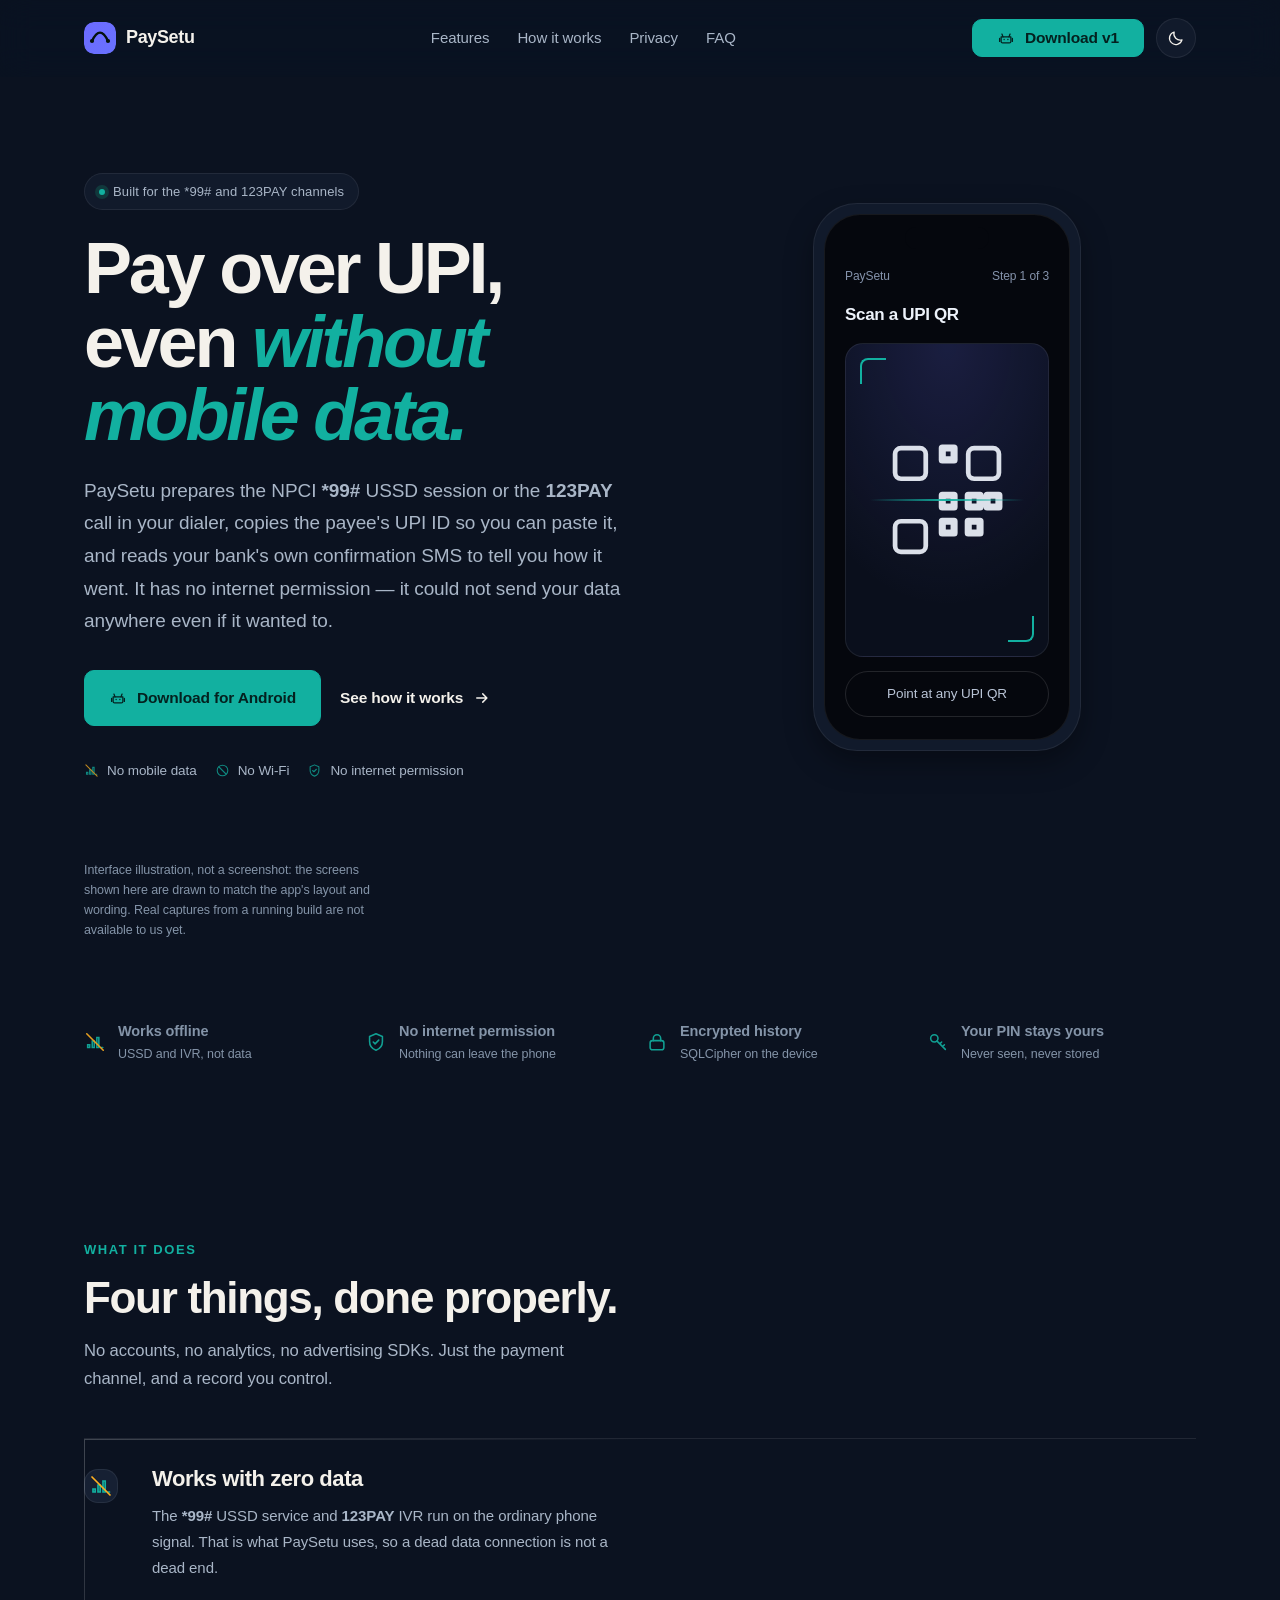
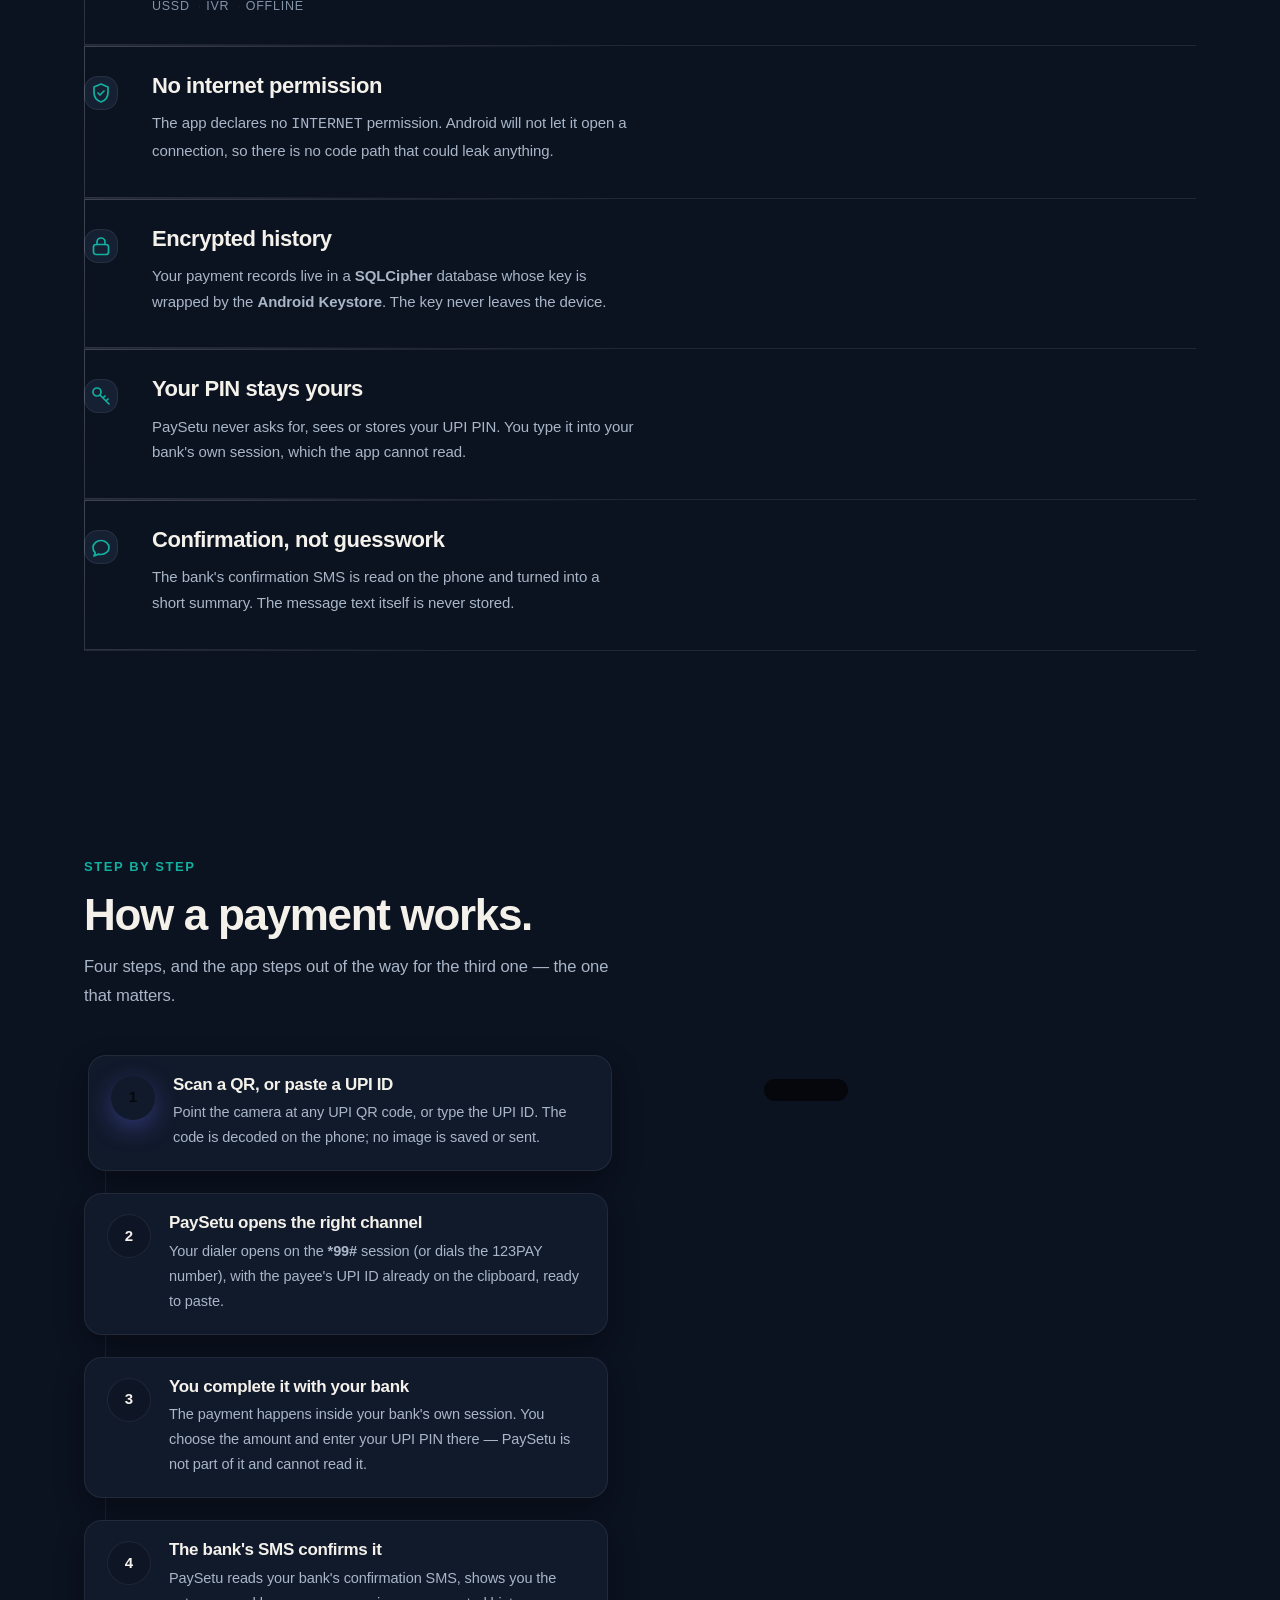
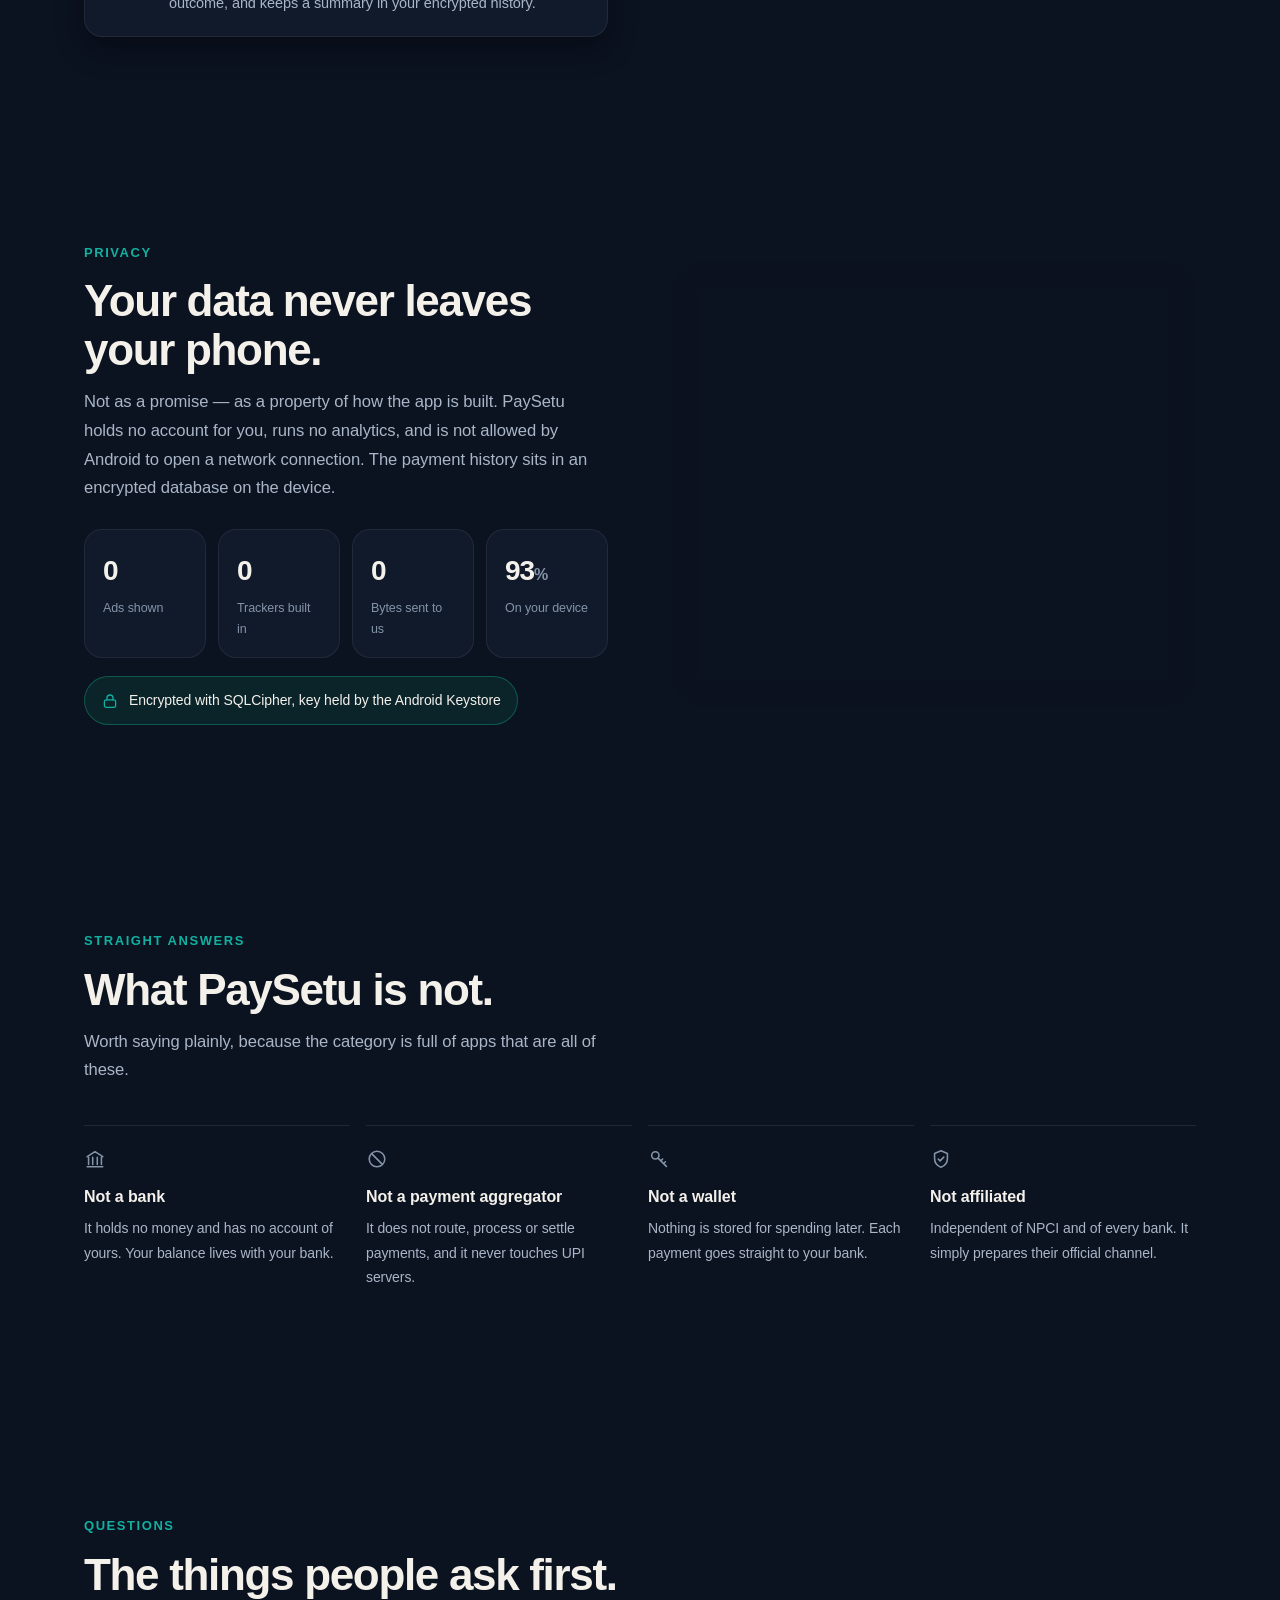
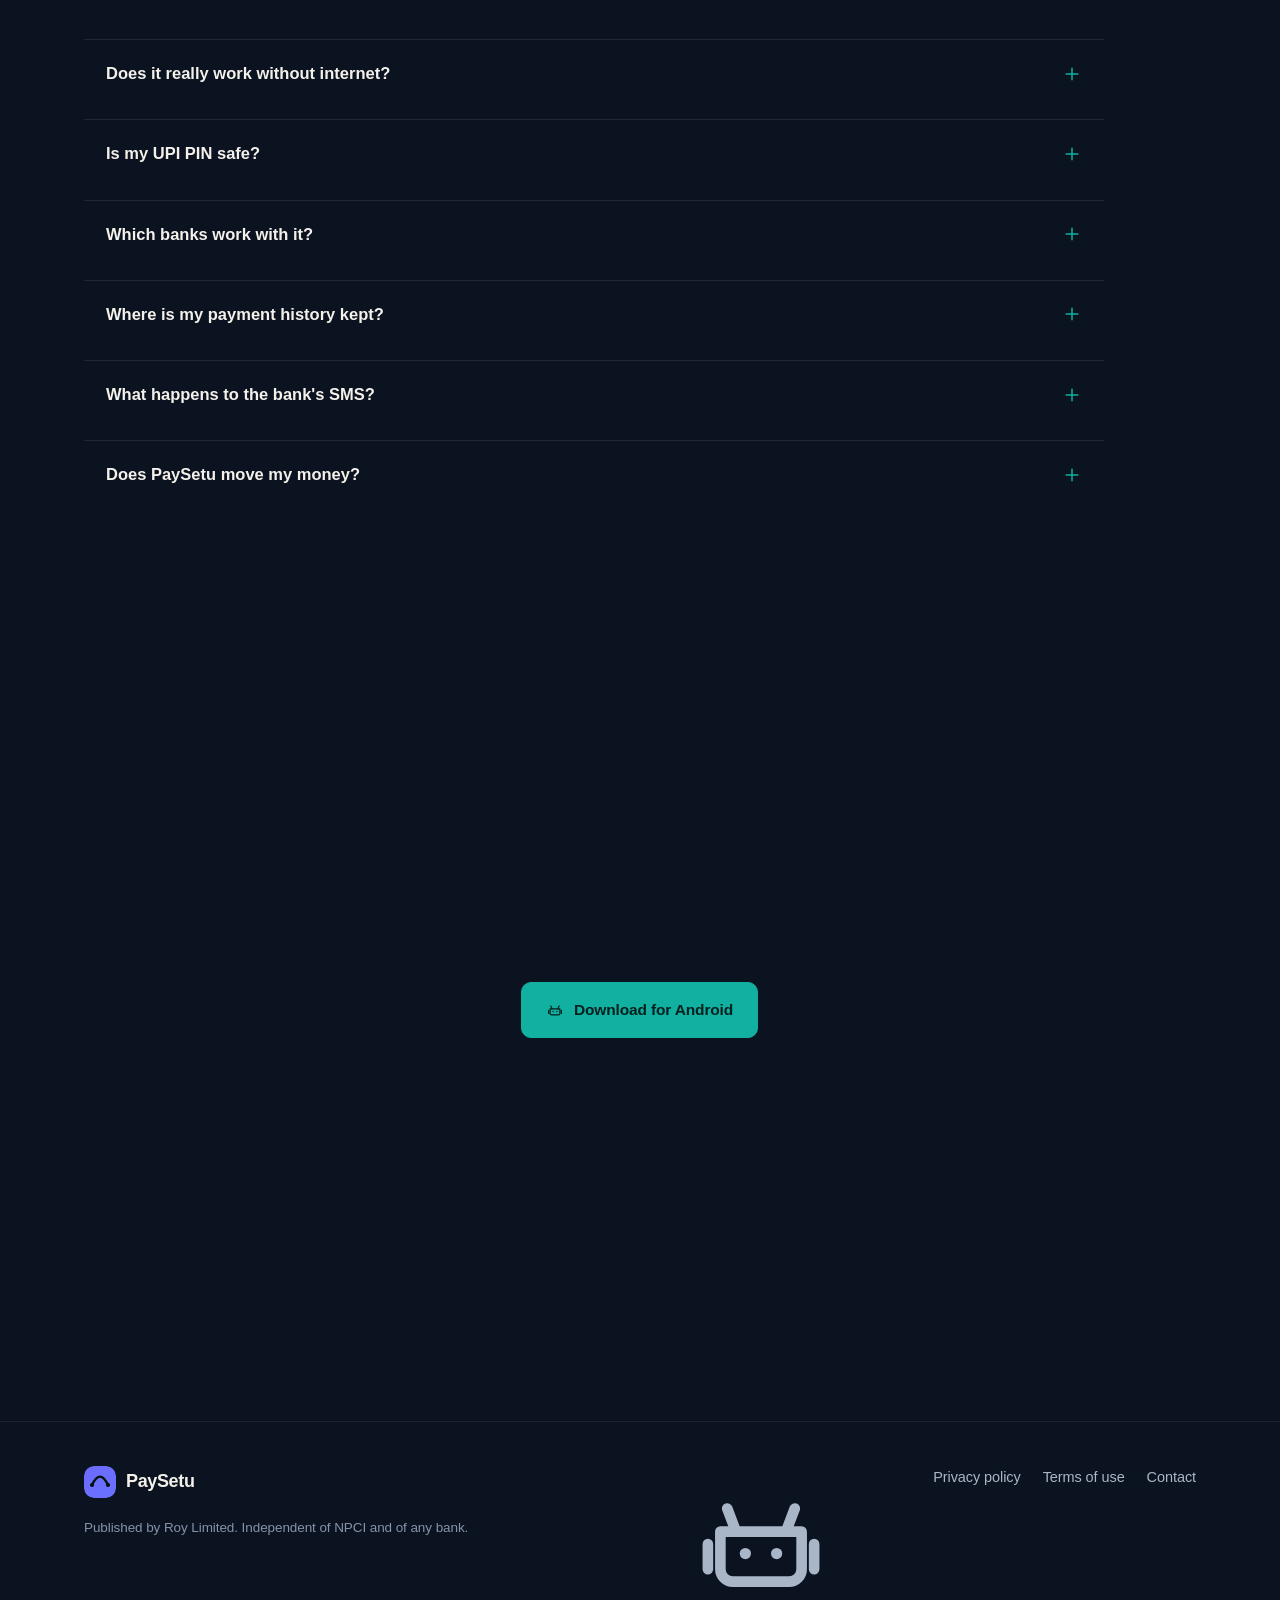
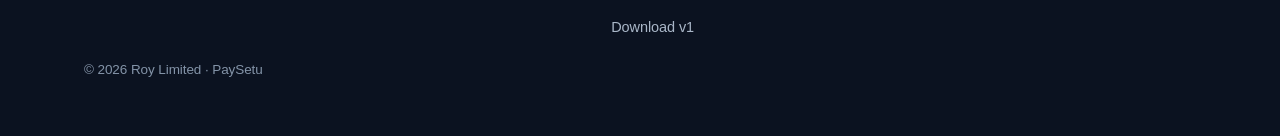
<file: index.html>
<!DOCTYPE html>
<html lang="en" data-theme="dark">
<head>
<meta charset="utf-8">
<meta name="viewport" content="width=device-width, initial-scale=1">
<title>PaySetu — pay over UPI, even without mobile data</title>
<meta name="description" content="PaySetu is an Android app for UPI payments over the NPCI *99# USSD and 123PAY channels, which work with no mobile data. It has no internet permission at all.">
<meta name="theme-color" content="#07090f">
<link rel="canonical" href="https://premiumroy.github.io/paysetu-website/">
<link rel="icon" href="favicon.svg" type="image/svg+xml">

<meta property="og:type" content="website">
<meta property="og:title" content="PaySetu — pay over UPI, even without mobile data">
<meta property="og:description" content="UPI payments over *99# and 123PAY, on a plain phone signal. No internet permission, no accounts, encrypted history.">
<meta property="og:url" content="https://premiumroy.github.io/paysetu-website/">
<meta property="og:image" content="https://premiumroy.github.io/paysetu-website/og.jpg">
<meta property="og:site_name" content="PaySetu">
<meta name="twitter:card" content="summary_large_image">
<meta name="twitter:title" content="PaySetu — pay over UPI, even without mobile data">
<meta name="twitter:description" content="UPI payments over *99# and 123PAY, on a plain phone signal. No internet permission.">
<meta name="twitter:image" content="https://premiumroy.github.io/paysetu-website/og.jpg">

<link rel="preconnect" href="https://fonts.googleapis.com">
<link rel="preconnect" href="https://fonts.gstatic.com" crossorigin>
<link href="https://fonts.googleapis.com/css2?family=Manrope:wght@400;500;600;700;800&family=Noto+Sans+Devanagari:wght@400;500;600&display=swap" rel="stylesheet">
<script src="assets/index-inline-1.js"></script>
<link rel="stylesheet" href="style.css">
<meta http-equiv="Content-Security-Policy" content="default-src 'self'; script-src 'self'; style-src 'self' 'unsafe-inline' https://fonts.googleapis.com; font-src 'self' https://fonts.gstatic.com; img-src 'self' data:; connect-src 'none'; base-uri 'self'; form-action 'none'; object-src 'none'">
<meta name="referrer" content="strict-origin-when-cross-origin">
<meta http-equiv="X-Content-Type-Options" content="nosniff">
</head>
<body>

<a class="skip" href="#main">Skip to content</a>
<div class="cursor" aria-hidden="true" id="cursor"></div>
<div class="progress" id="progress" aria-hidden="true"></div>

<!-- ============ icon sprite ============ -->
<svg width="0" height="0" style="position:absolute" aria-hidden="true" focusable="false">
  <symbol id="i-mark" viewBox="0 0 32 32">
    <rect width="32" height="32" rx="9" fill="url(#g1)"/>
    <path d="M8 19c2.6-5.6 5.4-8.4 8-8.4s5.4 2.8 8 8.4" fill="none" stroke="#04120c" stroke-width="2.4" stroke-linecap="round"/>
    <circle cx="8" cy="19" r="2.1" fill="#04120c"/><circle cx="24" cy="19" r="2.1" fill="#04120c"/>
    <defs><linearGradient id="g1" x1="0" y1="0" x2="32" y2="32">
      <stop offset="0" stop-color="#6d6bff"/><stop offset=".52" stop-color="#22d3ee"/><stop offset="1" stop-color="#12c08a"/>
    </linearGradient></defs>
  </symbol>
  <symbol id="i-signal-off" viewBox="0 0 24 24" fill="none" stroke="currentColor" stroke-width="1.7" stroke-linecap="round">
    <path d="M4 18h2.2v-3H4zM9 18h2.2v-7H9zM14 18h2.2V7H14zM19 18h1.5"/>
    <path d="M3 3l18 18" stroke="#ffb020"/>
  </symbol>
  <symbol id="i-shield" viewBox="0 0 24 24" fill="none" stroke="currentColor" stroke-width="1.7" stroke-linecap="round" stroke-linejoin="round">
    <path d="M12 3l7 3v5.5c0 4.3-2.9 8.1-7 9.5-4.1-1.4-7-5.2-7-9.5V6z"/><path d="M9 12l2 2 4-4"/>
  </symbol>
  <symbol id="i-lock" viewBox="0 0 24 24" fill="none" stroke="currentColor" stroke-width="1.7" stroke-linecap="round" stroke-linejoin="round">
    <rect x="4.5" y="10.5" width="15" height="10" rx="2.5"/><path class="shackle" d="M8 10.5V8a4 4 0 018 0v2.5"/>
  </symbol>
  <symbol id="i-key" viewBox="0 0 24 24" fill="none" stroke="currentColor" stroke-width="1.7" stroke-linecap="round" stroke-linejoin="round">
    <circle cx="8" cy="8" r="4"/><path d="M11 11l9 9M17 17l2-2M14 14l2-2"/>
  </symbol>
  <symbol id="i-qr" viewBox="0 0 24 24" fill="none" stroke="currentColor" stroke-width="1.7" stroke-linecap="round" stroke-linejoin="round">
    <rect x="3.5" y="3.5" width="7" height="7" rx="1.5"/><rect x="13.5" y="3.5" width="7" height="7" rx="1.5"/>
    <rect x="3.5" y="13.5" width="7" height="7" rx="1.5"/><path d="M13.5 13.5h3v3h-3zM20.5 13.5v3M17 20.5h3.5"/>
  </symbol>
  <symbol id="i-phone" viewBox="0 0 24 24" fill="none" stroke="currentColor" stroke-width="1.7" stroke-linecap="round" stroke-linejoin="round">
    <path d="M6.5 3.5h3l1.5 4-2 1.5a12 12 0 006 6l1.5-2 4 1.5v3c0 1.1-.9 2-2 2A16 16 0 014.5 5.5c0-1.1.9-2 2-2z"/>
  </symbol>
  <symbol id="i-check" viewBox="0 0 24 24" fill="none" stroke="currentColor" stroke-width="2.4" stroke-linecap="round" stroke-linejoin="round">
    <path d="M4.5 12.5l5 5 10-11"/>
  </symbol>
  <symbol id="i-bank" viewBox="0 0 24 24" fill="none" stroke="currentColor" stroke-width="1.7" stroke-linecap="round" stroke-linejoin="round">
    <path d="M3.5 9.5L12 4l8.5 5.5M5 10v8M9.5 10v8M14.5 10v8M19 10v8M3.5 20.5h17"/>
  </symbol>
  <symbol id="i-chat" viewBox="0 0 24 24" fill="none" stroke="currentColor" stroke-width="1.7" stroke-linecap="round" stroke-linejoin="round">
    <path d="M20 12.5c0 3.9-3.6 7-8 7a9.6 9.6 0 01-2.6-.35L5 21l1.2-3.4A6.6 6.6 0 014 12.5c0-3.9 3.6-7 8-7s8 3.1 8 7z"/>
  </symbol>
  <symbol id="i-plus" viewBox="0 0 24 24" fill="none" stroke="currentColor" stroke-width="1.8" stroke-linecap="round">
    <path d="M12 5v14M5 12h14"/>
  </symbol>
  <symbol id="i-sun" viewBox="0 0 24 24" fill="none" stroke="currentColor" stroke-width="1.7" stroke-linecap="round">
    <circle cx="12" cy="12" r="4"/><path d="M12 2.5v2M12 19.5v2M2.5 12h2M19.5 12h2M5.2 5.2l1.4 1.4M17.4 17.4l1.4 1.4M18.8 5.2l-1.4 1.4M6.6 17.4l-1.4 1.4"/>
  </symbol>
  <symbol id="i-moon" viewBox="0 0 24 24" fill="none" stroke="currentColor" stroke-width="1.7" stroke-linecap="round" stroke-linejoin="round">
    <path d="M20 14.5A8.5 8.5 0 019.5 4a8.5 8.5 0 1010.5 10.5z"/>
  </symbol>
  <symbol id="i-android" viewBox="0 0 24 24" fill="none" stroke="currentColor" stroke-width="1.7" stroke-linecap="round" stroke-linejoin="round">
    <path d="M5.5 10.5h13v6a2 2 0 01-2 2h-9a2 2 0 01-2-2z"/><path d="M8 10.5L6.6 6.8M16 10.5l1.4-3.7M3.5 12.5v4M20.5 12.5v4"/>
    <circle cx="9.5" cy="14" r=".9" fill="currentColor" stroke="none"/><circle cx="14.5" cy="14" r=".9" fill="currentColor" stroke="none"/>
  </symbol>
  <symbol id="i-arrow" viewBox="0 0 24 24" fill="none" stroke="currentColor" stroke-width="1.9" stroke-linecap="round" stroke-linejoin="round">
    <path d="M5 12h13M13 6.5l5.5 5.5L13 17.5"/>
  </symbol>
  <symbol id="i-ban" viewBox="0 0 24 24" fill="none" stroke="currentColor" stroke-width="1.7" stroke-linecap="round">
    <circle cx="12" cy="12" r="8.5"/><path d="M6.4 6.4l11.2 11.2"/>
  </symbol>
</svg>

<!-- ============ nav ============ -->
<header class="nav" id="nav">
  <div class="wrap nav__inner">
    <a class="brand" href="index.html" aria-label="PaySetu home">
      <svg aria-hidden="true"><use href="#i-mark"/></svg>
      <span class="brand__name">PaySetu</span>
    </a>
    <nav class="nav__links" aria-label="Primary">
      <a href="#features">Features</a>
      <a href="#how">How it works</a>
      <a href="#privacy">Privacy</a>
      <a href="#faq">FAQ</a>
    </nav>
    <div class="nav__right">
      <a class="btn btn--primary nav__cta" href="https://github.com/premiumroy/paysetu-app/releases/download/v1.1.0/PaySetu-v1.1.0.apk" download><svg aria-hidden="true"><use href="#i-android"/></svg> Download v1</a>
      <button class="icon-btn" id="theme" type="button" aria-label="Switch colour theme" title="Switch theme">
        <svg class="icon-sun" aria-hidden="true"><use href="#i-sun"/></svg>
        <svg class="icon-moon" aria-hidden="true"><use href="#i-moon"/></svg>
      </button>
      <button class="icon-btn burger" id="burger" type="button" aria-expanded="false" aria-controls="mobilemenu" aria-label="Menu">
        <span></span><span></span><span></span>
      </button>
    </div>
  </div>
  <div class="wrap mobile-menu" id="mobilemenu">
    <a class="mobile-menu__cta" href="https://github.com/premiumroy/paysetu-app/releases/download/v1.1.0/PaySetu-v1.1.0.apk" download><svg aria-hidden="true"><use href="#i-android"/></svg> Download v1</a>
    <a href="#features">Features</a>
    <a href="#how">How it works</a>
    <a href="#privacy">Privacy</a>
    <a href="#faq">FAQ</a>
    <a href="privacy-policy.html">Privacy policy</a>
    <a href="terms.html">Terms</a>
  </div>
</header>

<main id="main">

  <!-- ============ 1. hero ============ -->
  <section class="hero wrap" aria-labelledby="hero-title">
    <div class="hero__grid">
      <div>
        <span class="eyebrow reveal"><span class="dot"></span> Built for the *99# and 123PAY channels</span>
        <h1 class="hero__title" id="hero-title">
          Pay over UPI,<br>even <em>without mobile data.</em>
        </h1>
        <p class="hero__sub reveal" style="--d:520ms">
          PaySetu prepares the NPCI <strong>*99#</strong> USSD session or the <strong>123PAY</strong> call in your dialer,
          copies the payee's UPI ID so you can paste it, and reads your bank's own confirmation SMS to tell you how it went.
          It has no internet permission — it could not send your data anywhere even if it wanted to.
        </p>
        <div class="hero__cta">
          <a class="btn btn--primary" href="https://github.com/premiumroy/paysetu-app/releases/download/v1.1.0/PaySetu-v1.1.0.apk" download><svg aria-hidden="true"><use href="#i-android"/></svg> Download for Android</a>
          <a class="btn btn--ghost" href="#how" data-magnetic>
            See how it works <svg aria-hidden="true"><use href="#i-arrow"/></svg>
          </a>
        </div>
        <div class="chips" aria-label="What PaySetu does not need">
          <span class="chip chip--off" style="animation-delay:.72s"><svg aria-hidden="true"><use href="#i-signal-off"/></svg> No mobile data</span>
          <span class="chip chip--off" style="animation-delay:.80s"><svg aria-hidden="true"><use href="#i-ban"/></svg> No Wi-Fi</span>
          <span class="chip" style="animation-delay:.88s"><svg aria-hidden="true"><use href="#i-shield"/></svg> No internet permission</span>
        </div>
      </div>

      <!-- phone: cycles scan → confirm → done -->
      <div class="stage reveal" style="--d:260ms">
        <div class="phone" data-phone="cycle" aria-hidden="true">
          <div class="phone__screen">
            <div class="phone__notch"></div>

            <div class="screen is-active" data-screen="scan">
              <div class="scr__top"><span>PaySetu</span><span>Step 1 of 3</span></div>
              <div class="scr__title">Scan a UPI QR</div>
              <div class="viewfinder">
                <svg viewBox="0 0 100 100" fill="none" stroke="#edf2fa" stroke-width="4" stroke-linejoin="round">
                  <rect x="6" y="6" width="26" height="26" rx="5"/><rect x="68" y="6" width="26" height="26" rx="5"/>
                  <rect x="6" y="68" width="26" height="26" rx="5"/>
                  <path d="M46 6h10v10H46zM68 46h10v10H68zM46 46h10v10H46zM46 68h10v10H46zM68 68h10v10H68zM84 46h10v10H84z" stroke-width="6"/>
                </svg>
                <span class="scanline"></span>
              </div>
              <div class="scr__ghost">Point at any UPI QR</div>
            </div>

            <div class="screen" data-screen="confirm">
              <div class="scr__top"><span>Confirm</span><span>Step 2 of 3</span></div>
              <div class="scr__label">You are paying</div>
              <div class="amount"><span>₹</span>250</div>
              <div class="payee"><span class="payee__av">R</span><span>rohit@okhdfcbank</span></div>
              <div class="scr__rows">
                <div class="row"><span>Channel</span><b>*99# USSD</b></div>
                <div class="row"><span>Data needed</span><b>None</b></div>
              </div>
              <div class="scr__cta">Continue in dialer</div>
            </div>

            <div class="screen" data-screen="done">
              <div class="scr__top"><span>Result</span><span>Step 3 of 3</span></div>
              <div class="tick"><svg viewBox="0 0 24 24" fill="none" stroke="currentColor" stroke-width="2.4" stroke-linecap="round" stroke-linejoin="round"><path d="M4.5 12.5l5 5 10-11"/></svg></div>
              <div class="scr__title" style="text-align:center">Payment successful</div>
              <div class="scr__rows">
                <div class="row"><span>Paid to</span><b>rohit@okhdfcbank</b></div>
                <div class="row"><span>Amount</span><b>₹250.00</b></div>
                <div class="row"><span>Confirmed by</span><b>Bank SMS</b></div>
              </div>
              <div class="scr__ghost">Saved to encrypted history</div>
            </div>

          </div>
        </div>
      </div>
        <p class="mockup-note">Interface illustration, not a screenshot: the screens shown here are drawn to match the app's layout and wording. Real captures from a running build are not available to us yet.</p>
    </div>
  </section>

  <!-- ============ 2. trust strip ============ -->
  <section class="trust wrap" aria-label="Why people trust PaySetu">
    <div class="trust__row">
      <div class="pill reveal"><svg aria-hidden="true"><use href="#i-signal-off"/></svg><span><b>Works offline</b><span>USSD and IVR, not data</span></span></div>
      <div class="pill reveal" style="--d:80ms"><svg aria-hidden="true"><use href="#i-shield"/></svg><span><b>No internet permission</b><span>Nothing can leave the phone</span></span></div>
      <div class="pill reveal" style="--d:160ms"><svg aria-hidden="true"><use href="#i-lock"/></svg><span><b>Encrypted history</b><span>SQLCipher on the device</span></span></div>
      <div class="pill reveal" style="--d:240ms"><svg aria-hidden="true"><use href="#i-key"/></svg><span><b>Your PIN stays yours</b><span>Never seen, never stored</span></span></div>
    </div>
  </section>

  <!-- ============ 3. features ============ -->
  <section class="wrap" id="features" aria-labelledby="features-title">
    <div class="section__head">
      <p class="kicker reveal">What it does</p>
      <h2 class="section__title reveal" id="features-title" style="--d:60ms">Four things, done properly.</h2>
      <p class="section__sub reveal" style="--d:120ms">No accounts, no analytics, no advertising SDKs. Just the payment channel, and a record you control.</p>
    </div>

    <div class="bento">
      <article class="card card--wide reveal" data-glow>
        <div class="card__icon"><svg aria-hidden="true"><use href="#i-signal-off"/></svg></div>
        <h3>Works with zero data</h3>
        <p>The <strong>*99#</strong> USSD service and <strong>123PAY</strong> IVR run on the ordinary phone signal. That is what PaySetu uses, so a dead data connection is not a dead end.</p>
        <div class="card__meta"><span class="tag">USSD</span><span class="tag">IVR</span><span class="tag">Offline</span></div>
      </article>

      <article class="card card--half reveal" data-glow style="--d:80ms">
        <div class="card__icon"><svg aria-hidden="true"><use href="#i-shield"/></svg></div>
        <h3>No internet permission</h3>
        <p>The app declares no <code>INTERNET</code> permission. Android will not let it open a connection, so there is no code path that could leak anything.</p>
      </article>

      <article class="card card--half reveal" data-glow style="--d:160ms">
        <div class="card__icon"><svg aria-hidden="true"><use href="#i-lock"/></svg></div>
        <h3>Encrypted history</h3>
        <p>Your payment records live in a <strong>SQLCipher</strong> database whose key is wrapped by the <strong>Android Keystore</strong>. The key never leaves the device.</p>
      </article>

      <article class="card card--half reveal" data-glow style="--d:240ms">
        <div class="card__icon"><svg aria-hidden="true"><use href="#i-key"/></svg></div>
        <h3>Your PIN stays yours</h3>
        <p>PaySetu never asks for, sees or stores your UPI PIN. You type it into your bank's own session, which the app cannot read.</p>
      </article>

      <article class="card card--half reveal" data-glow style="--d:320ms">
        <div class="card__icon"><svg aria-hidden="true"><use href="#i-chat"/></svg></div>
        <h3>Confirmation, not guesswork</h3>
        <p>The bank's confirmation SMS is read on the phone and turned into a short summary. The message text itself is never stored.</p>
      </article>
    </div>
  </section>

  <!-- ============ 4. how it works ============ -->
  <section class="wrap" id="how" aria-labelledby="how-title">
    <div class="section__head">
      <p class="kicker reveal">Step by step</p>
      <h2 class="section__title reveal" id="how-title" style="--d:60ms">How a payment works.</h2>
      <p class="section__sub reveal" style="--d:120ms">Four steps, and the app steps out of the way for the third one — the one that matters.</p>
    </div>

    <div class="how__grid" style="margin-top:44px">
      <div class="steps" id="steps">
        <span class="steps__bar" id="stepsbar" aria-hidden="true"></span>

        <article class="step is-active" data-step="0">
          <div class="step__num">1</div>
          <div><h3>Scan a QR, or paste a UPI ID</h3>
            <p>Point the camera at any UPI QR code, or type the UPI ID. The code is decoded on the phone; no image is saved or sent.</p></div>
        </article>

        <article class="step" data-step="1">
          <div class="step__num">2</div>
          <div><h3>PaySetu opens the right channel</h3>
            <p>Your dialer opens on the <strong>*99#</strong> session (or dials the 123PAY number), with the payee's UPI ID already on the clipboard, ready to paste.</p></div>
        </article>

        <article class="step" data-step="2">
          <div class="step__num">3</div>
          <div><h3>You complete it with your bank</h3>
            <p>The payment happens inside your bank's own session. You choose the amount and enter your UPI PIN there — PaySetu is not part of it and cannot read it.</p></div>
        </article>

        <article class="step" data-step="3">
          <div class="step__num">4</div>
          <div><h3>The bank's SMS confirms it</h3>
            <p>PaySetu reads your bank's confirmation SMS, shows you the outcome, and keeps a summary in your encrypted history.</p></div>
        </article>
      </div>

      <div class="how__stage reveal">
        <div class="phone" data-phone="steps" aria-hidden="true">
          <div class="phone__screen">
            <div class="phone__notch"></div>

            <div class="screen is-active" data-screen="scan">
              <div class="scr__top"><span>PaySetu</span><span>1 / 4</span></div>
              <div class="scr__title">Scan a UPI QR</div>
              <div class="viewfinder">
                <svg viewBox="0 0 100 100" fill="none" stroke="#edf2fa" stroke-width="4" stroke-linejoin="round">
                  <rect x="6" y="6" width="26" height="26" rx="5"/><rect x="68" y="6" width="26" height="26" rx="5"/>
                  <rect x="6" y="68" width="26" height="26" rx="5"/>
                  <path d="M46 6h10v10H46zM68 46h10v10H68zM46 46h10v10H46zM46 68h10v10H46zM68 68h10v10H68zM84 46h10v10H84z" stroke-width="6"/>
                </svg>
                <span class="scanline"></span>
              </div>
              <div class="scr__ghost">Decoded on the device</div>
            </div>

            <div class="screen" data-screen="dial">
              <div class="scr__top"><span>Dialer</span><span>2 / 4</span></div>
              <div class="scr__label">Opening</div>
              <div class="amount" style="font-family:ui-monospace,monospace;letter-spacing:-0.02em">*99#</div>
              <div class="scr__rows">
                <div class="row"><span>UPI ID copied</span><b>rohit@okhdfcbank</b></div>
                <div class="row"><span>Channel</span><b>USSD</b></div>
                <div class="row"><span>Data used</span><b>0 KB</b></div>
              </div>
              <div class="scr__cta">Paste and continue</div>
            </div>

            <div class="screen" data-screen="bank">
              <div class="scr__top"><span>Your bank</span><span>3 / 4</span></div>
              <div class="scr__title">Bank session</div>
              <div class="scr__rows">
                <div class="row"><span>Paying</span><b>rohit@okhdfcbank</b></div>
                <div class="row"><span>Amount</span><b>₹250.00</b></div>
                <div class="row"><span>UPI PIN</span><b>entered here, not in PaySetu</b></div>
              </div>
              <div class="payee" style="margin-top:auto"><span class="payee__av"><svg viewBox="0 0 24 24" fill="none" stroke="currentColor" stroke-width="1.8" style="width:16px;height:16px"><use href="#i-key"/></svg></span><span>PaySetu cannot read this step</span></div>
            </div>

            <div class="screen" data-screen="done">
              <div class="scr__top"><span>Result</span><span>4 / 4</span></div>
              <div class="tick"><svg viewBox="0 0 24 24" fill="none" stroke="currentColor" stroke-width="2.4" stroke-linecap="round" stroke-linejoin="round"><path d="M4.5 12.5l5 5 10-11"/></svg></div>
              <div class="scr__title" style="text-align:center">Payment successful</div>
              <div class="scr__rows">
                <div class="row"><span>Confirmed by</span><b>Bank SMS</b></div>
                <div class="row"><span>Saved</span><b>Encrypted history</b></div>
              </div>
            </div>

          </div>
        </div>
      </div>
    </div>
  </section>

  <!-- ============ 5. privacy ============ -->
  <section class="wrap" id="privacy" aria-labelledby="privacy-title">
    <div class="privacy__grid">
      <div>
        <p class="kicker reveal">Privacy</p>
        <h2 class="section__title reveal" id="privacy-title" style="--d:60ms">Your data never leaves your phone.</h2>
        <p class="section__sub reveal" style="--d:120ms">
          Not as a promise — as a property of how the app is built. PaySetu holds no account for you, runs no analytics,
          and is not allowed by Android to open a network connection. The payment history sits in an encrypted database on the device.
        </p>

        <div class="ledger">
          <div class="ledger__cell reveal" data-glow><div class="ledger__num" data-count="0">0</div><div class="ledger__cap">Ads shown</div></div>
          <div class="ledger__cell reveal" data-glow style="--d:70ms"><div class="ledger__num" data-count="0">0</div><div class="ledger__cap">Trackers built in</div></div>
          <div class="ledger__cell reveal" data-glow style="--d:140ms"><div class="ledger__num" data-count="0">0</div><div class="ledger__cap">Bytes sent to us</div></div>
          <div class="ledger__cell reveal" data-glow style="--d:210ms"><div class="ledger__num" data-count="100">100<span class="u">%</span></div><div class="ledger__cap">On your device</div></div>
        </div>

        <div class="lock-badge reveal" style="--d:280ms">
          <svg aria-hidden="true"><use href="#i-lock"/></svg>
          <span>Encrypted with SQLCipher, key held by the Android Keystore</span>
        </div>
      </div>

      <div class="diagram reveal" style="--d:160ms">
        <div class="diagram__row">
          <div class="node"><svg aria-hidden="true"><use href="#i-phone"/></svg><span><b>Your phone</b><span>Camera, SMS, dialer, clipboard — used in place</span></span></div>
          <div class="lockline"><svg aria-hidden="true"><use href="#i-arrow"/></svg></div>
          <div class="node"><svg aria-hidden="true"><use href="#i-lock"/></svg><span><b>Encrypted store</b><span>History in SQLCipher, key in the Keystore</span></span></div>
          <div class="lockline"><svg aria-hidden="true"><use href="#i-arrow"/></svg></div>
          <div class="node node--blocked"><svg aria-hidden="true"><use href="#i-ban"/></svg><span><b>Anything off-device</b><span>No INTERNET permission, so this path does not exist</span></span></div>
        </div>
      </div>
    </div>
  </section>

  <!-- ============ 6. what it is not ============ -->
  <section class="wrap" aria-labelledby="not-title">
    <div class="section__head">
      <p class="kicker reveal">Straight answers</p>
      <h2 class="section__title reveal" id="not-title" style="--d:60ms">What PaySetu is not.</h2>
      <p class="section__sub reveal" style="--d:120ms">Worth saying plainly, because the category is full of apps that are all of these.</p>
    </div>
    <div class="nots">
      <div class="not reveal" data-glow><svg aria-hidden="true"><use href="#i-bank"/></svg><b>Not a bank</b><p>It holds no money and has no account of yours. Your balance lives with your bank.</p></div>
      <div class="not reveal" data-glow style="--d:80ms"><svg aria-hidden="true"><use href="#i-ban"/></svg><b>Not a payment aggregator</b><p>It does not route, process or settle payments, and it never touches UPI servers.</p></div>
      <div class="not reveal" data-glow style="--d:160ms"><svg aria-hidden="true"><use href="#i-key"/></svg><b>Not a wallet</b><p>Nothing is stored for spending later. Each payment goes straight to your bank.</p></div>
      <div class="not reveal" data-glow style="--d:240ms"><svg aria-hidden="true"><use href="#i-shield"/></svg><b>Not affiliated</b><p>Independent of NPCI and of every bank. It simply prepares their official channel.</p></div>
    </div>
  </section>

  <!-- ============ 7. FAQ ============ -->
  <section class="wrap" id="faq" aria-labelledby="faq-title">
    <div class="section__head">
      <p class="kicker reveal">Questions</p>
      <h2 class="section__title reveal" id="faq-title" style="--d:60ms">The things people ask first.</h2>
    </div>

    <div class="faq">
      <div class="q reveal">
        <button class="q__btn" type="button" aria-expanded="false">Does it really work without internet?<svg aria-hidden="true"><use href="#i-plus"/></svg></button>
        <div class="q__body"><p>Yes. The <strong>*99#</strong> USSD service and the <strong>123PAY</strong> IVR run over the ordinary phone signal, not data. PaySetu only prepares those channels — it does not need a connection of its own, which is why it does not ask for one.</p></div>
      </div>
      <div class="q reveal">
        <button class="q__btn" type="button" aria-expanded="false">Is my UPI PIN safe?<svg aria-hidden="true"><use href="#i-plus"/></svg></button>
        <div class="q__body"><p>PaySetu never asks for, sees or stores your PIN. You enter it inside your bank's own <strong>*99#</strong> session or on the 123PAY call, which the app has no way to read.</p></div>
      </div>
      <div class="q reveal">
        <button class="q__btn" type="button" aria-expanded="false">Which banks work with it?<svg aria-hidden="true"><use href="#i-plus"/></svg></button>
        <div class="q__body"><p>Any bank that supports the <strong>*99#</strong> or <strong>123PAY</strong> channels — that is your bank's and NPCI's service, not ours. If your bank's number works when you dial <strong>*99#</strong> yourself, it works through PaySetu.</p></div>
      </div>
      <div class="q reveal">
        <button class="q__btn" type="button" aria-expanded="false">Where is my payment history kept?<svg aria-hidden="true"><use href="#i-plus"/></svg></button>
        <div class="q__body"><p>On your phone, in an encrypted SQLCipher database. The key is generated on the device and protected by the Android Keystore, so it cannot be copied off. You can delete any entry, or the whole history, from the History screen — and uninstalling removes everything.</p></div>
      </div>
      <div class="q reveal">
        <button class="q__btn" type="button" aria-expanded="false">What happens to the bank's SMS?<svg aria-hidden="true"><use href="#i-plus"/></svg></button>
        <div class="q__body"><p>It is read on your phone to work out whether the payment succeeded. The message text is never stored — only a short summary (amount, status, payee, time) goes into your encrypted history. PaySetu cannot send SMS and cannot read your personal messages.</p></div>
      </div>
      <div class="q reveal">
        <button class="q__btn" type="button" aria-expanded="false">Does PaySetu move my money?<svg aria-hidden="true"><use href="#i-plus"/></svg></button>
        <div class="q__body"><p>No. It prepares the channel and reports what your bank tells you. The payment itself is executed by your bank over NPCI's network, and any dispute about it is between you and your bank.</p></div>
      </div>
    </div>
  </section>

  <!-- ============ 8. final CTA ============ -->
  <section class="wrap" id="get" aria-labelledby="cta-title">
    <div class="cta reveal">
      <h2 id="cta-title">Pay anywhere.<br>Even with zero data.</h2>
      <p>Android 10 and above. No account, no sign-up, no data connection.</p>
      <a class="btn btn--primary" href="https://github.com/premiumroy/paysetu-app/releases/download/v1.1.0/PaySetu-v1.1.0.apk" download><svg aria-hidden="true"><use href="#i-android"/></svg> Download for Android</a>
      <p style="margin-top:16px;font-size:14px;color:var(--muted)">
        <strong style="color:var(--ink)">Version 2 is alive, but it is in testing.</strong>
        Version 1 above is the stable release, and it is what most people should use.
      </p>
      <p style="margin-top:18px;font-size:13.5px;color:var(--muted)">
        Want to try version 2 before it goes public?
        <a href="mailto:premiumroy098@gmail.com?subject=Asking%20for%20new%20build%20for%20testing&amp;body=Hi%2C%0A%0AI%20would%20like%20to%20test%20the%20new%20PaySetu%20build.%0A%0APhone%20and%20Android%20version%3A%20%0A%0AThanks.">Ask for a new build for testing</a>
        &mdash; that writes straight to the developer.
      </p>
      <p style="margin-top:10px;font-size:13.5px;color:var(--muted)">
        <a href="mailto:premiumroy098@gmail.com?subject=Version%20for%20testing&amp;body=Hi%2C%0A%0AI%20would%20like%20the%20version%20for%20testing.%0A%0APhone%20and%20Android%20version%3A%20%0A%0AThanks.">Downloading for preview</a>
        &mdash; the same thing, if that is what brought you here.
      </p>
    </div>
  </section>

</main>

<!-- ============ 9. footer ============ -->
<footer class="site">
  <div class="wrap">
    <div class="foot__grid">
      <div>
        <a class="brand" href="index.html"><svg aria-hidden="true"><use href="#i-mark"/></svg><span class="brand__name">PaySetu</span></a>
        <p class="foot__note">Published by Roy Limited. Independent of NPCI and of any bank.</p>
      </div>
      <nav class="foot__links" aria-label="Footer">
        <a href="https://github.com/premiumroy/paysetu-app/releases/download/v1.1.0/PaySetu-v1.1.0.apk" download><svg aria-hidden="true"><use href="#i-android"/></svg> Download v1</a>
        <a href="privacy-policy.html">Privacy policy</a>
        <a href="terms.html">Terms of use</a>
        <a href="mailto:premiumroy098@gmail.com">Contact</a>
      </nav>
    </div>
    <p class="foot__note">© 2026 Roy Limited · PaySetu</p>
  </div>
</footer>

<script src="script.js" defer></script>
</body>
</html>
</file>
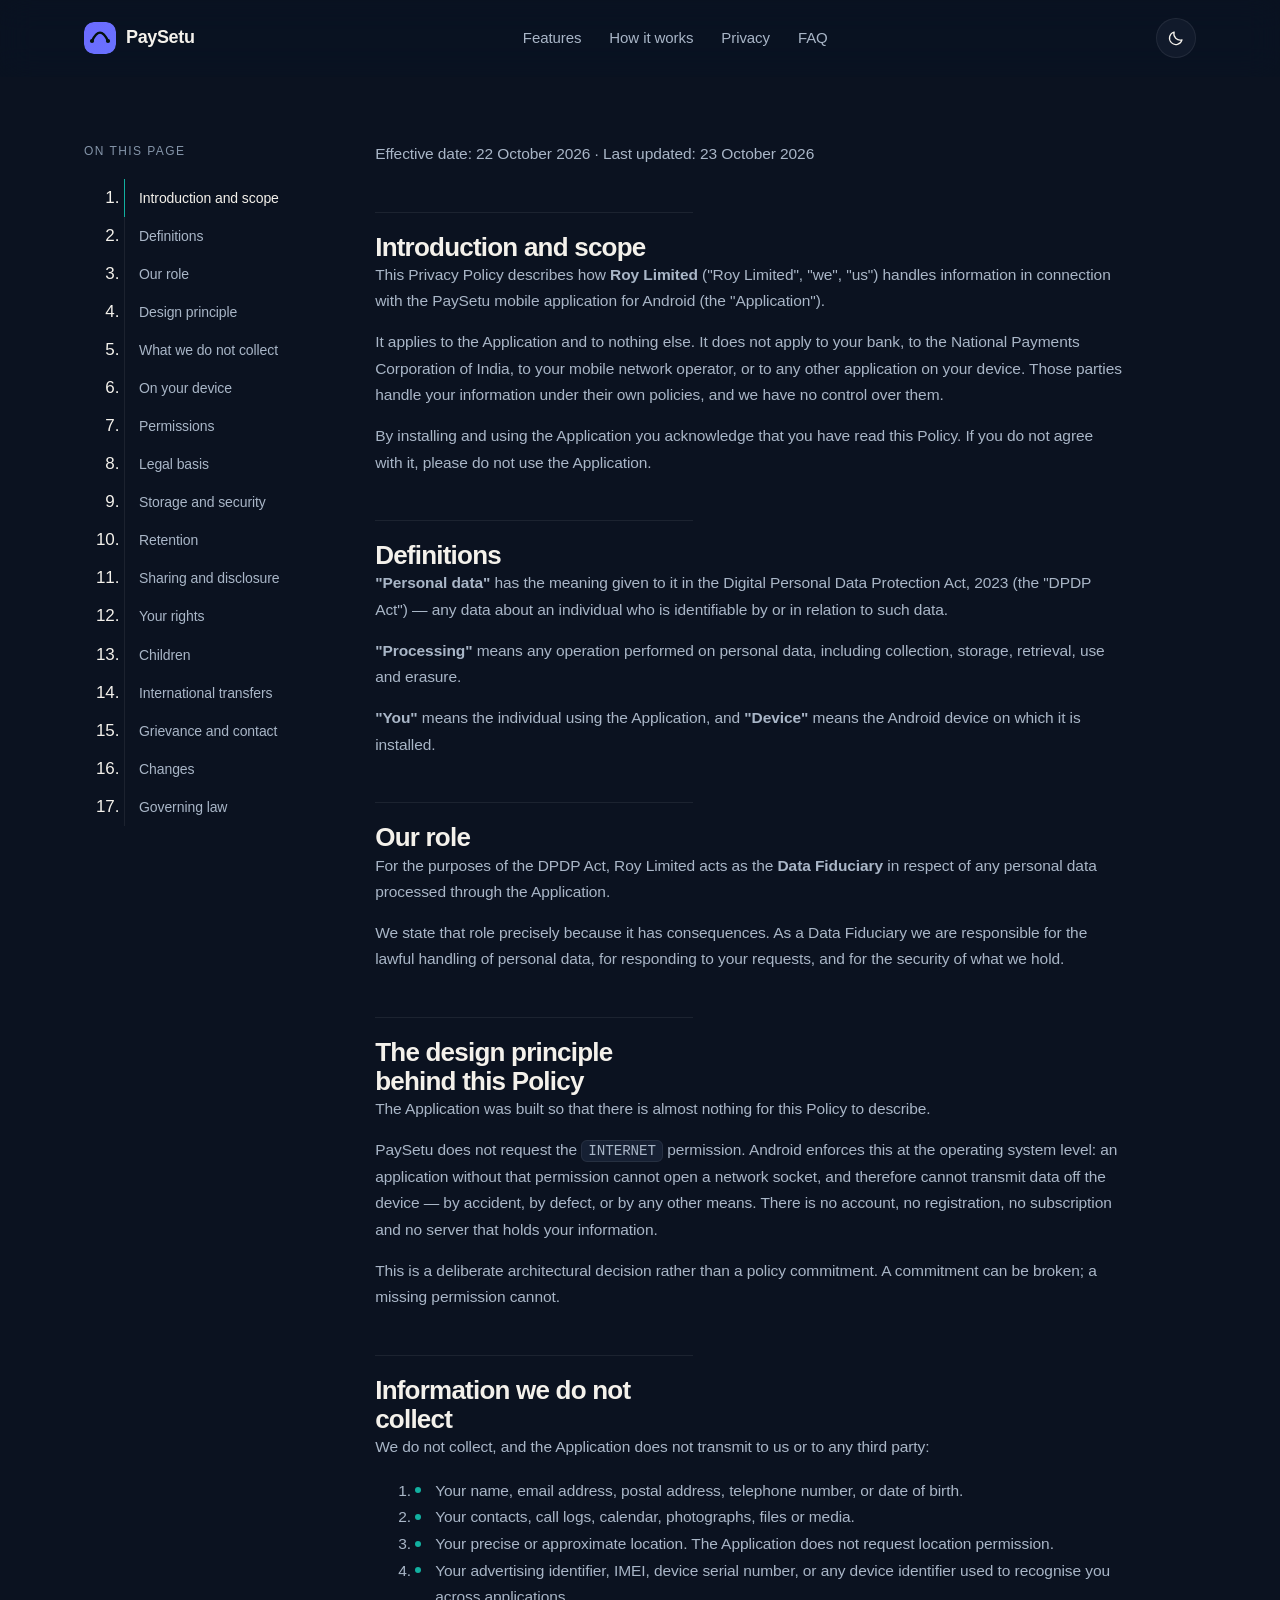
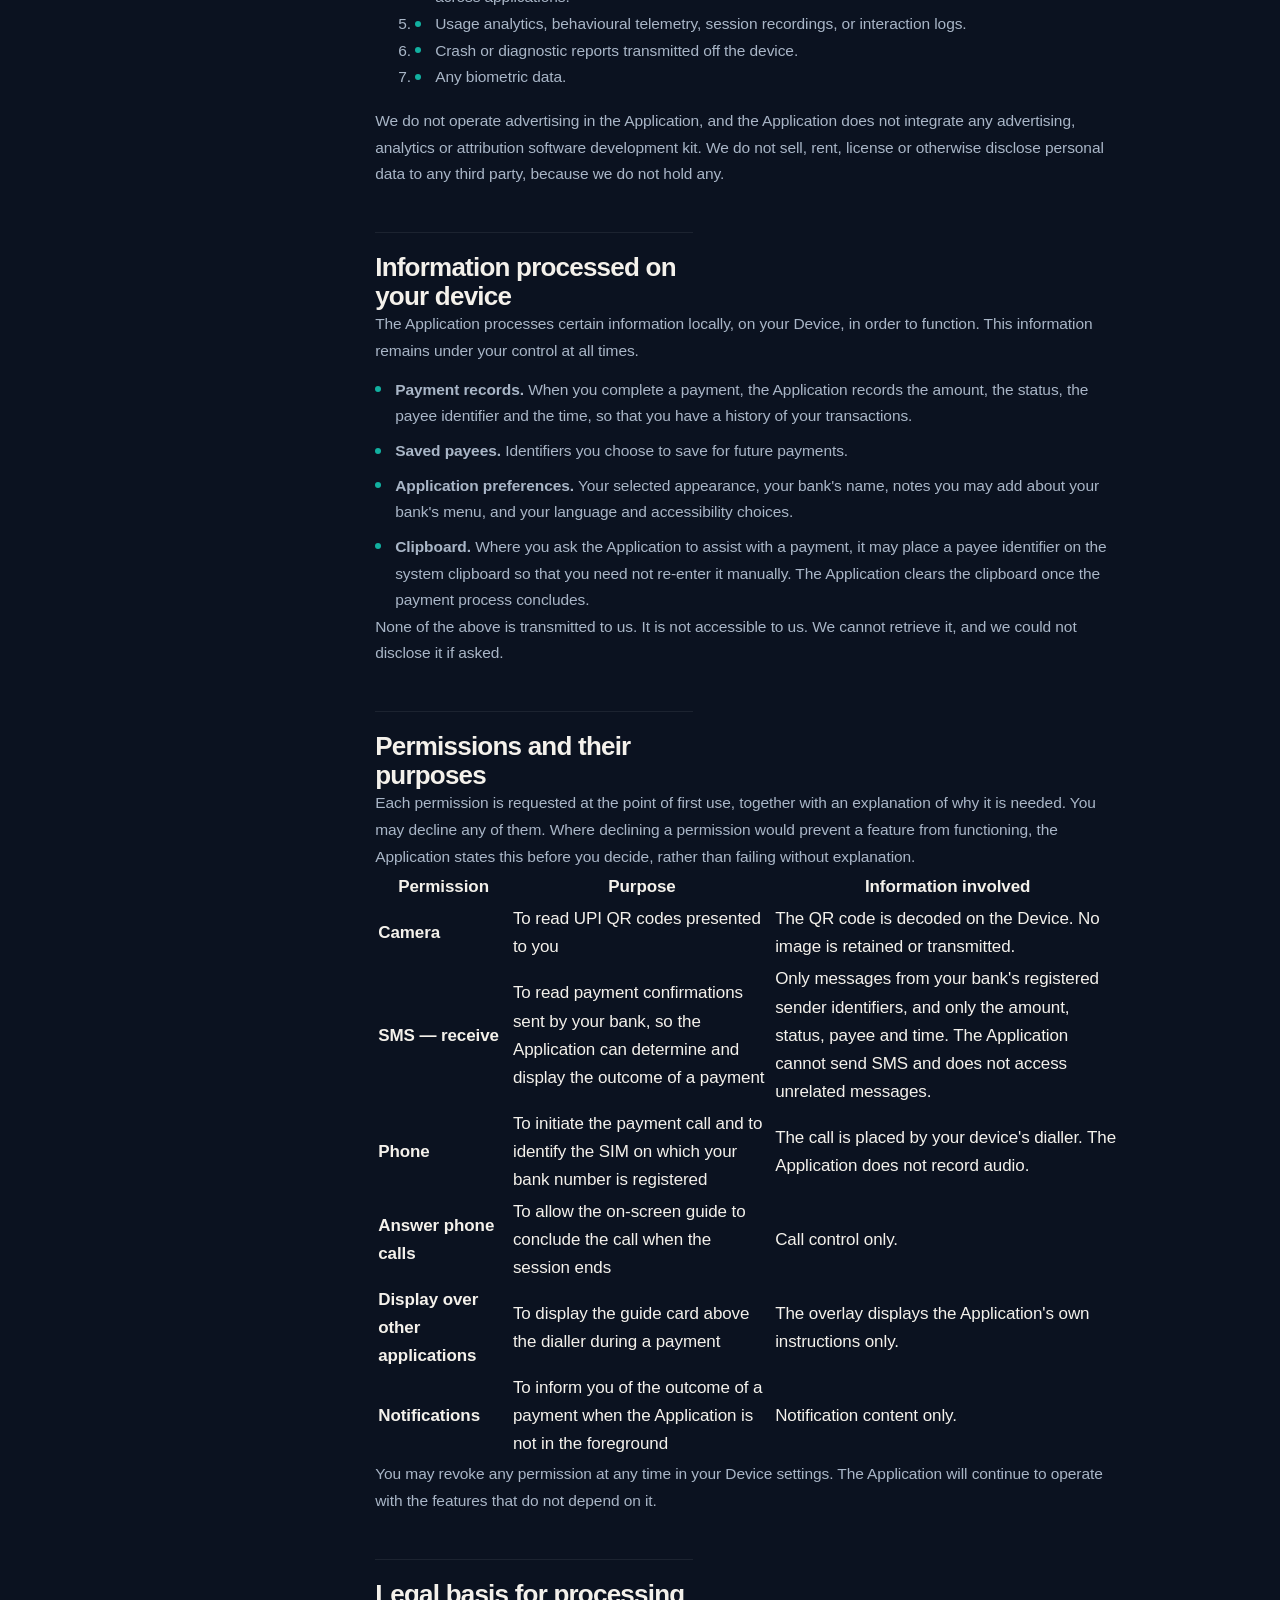
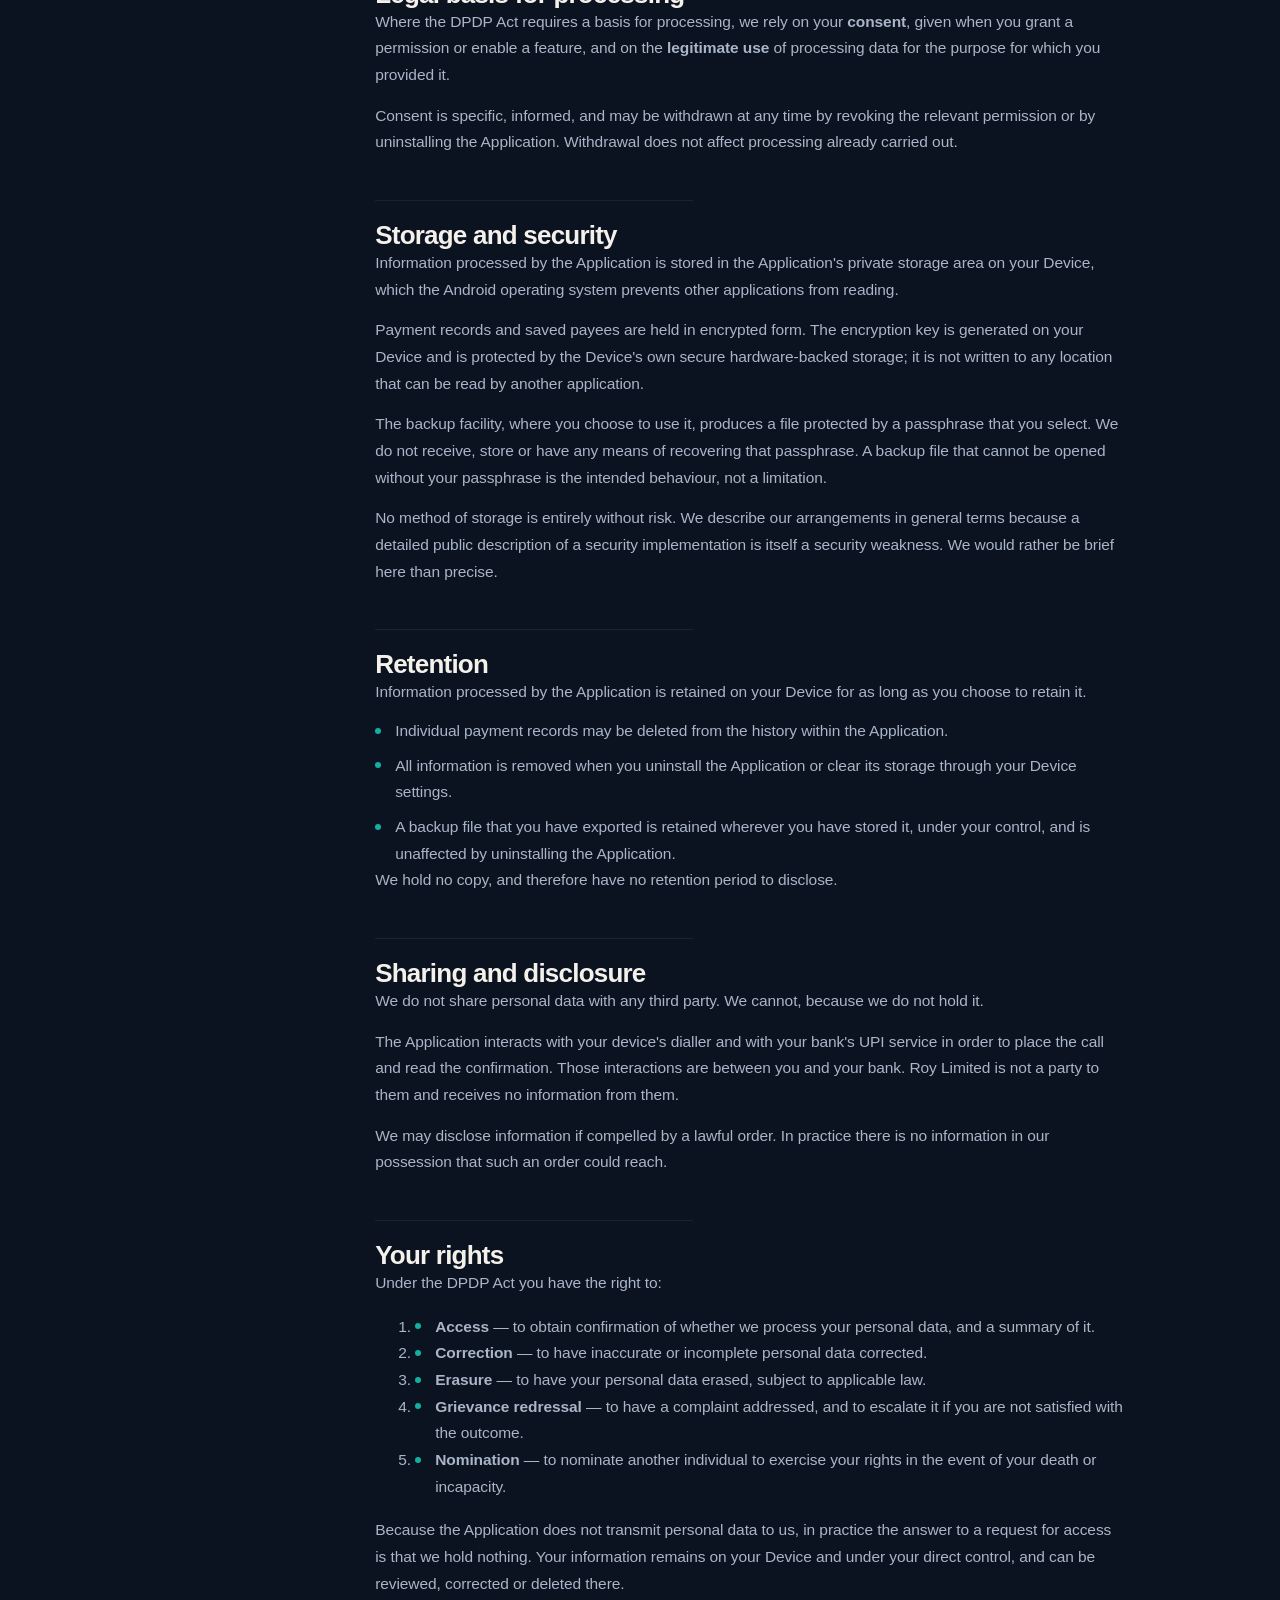
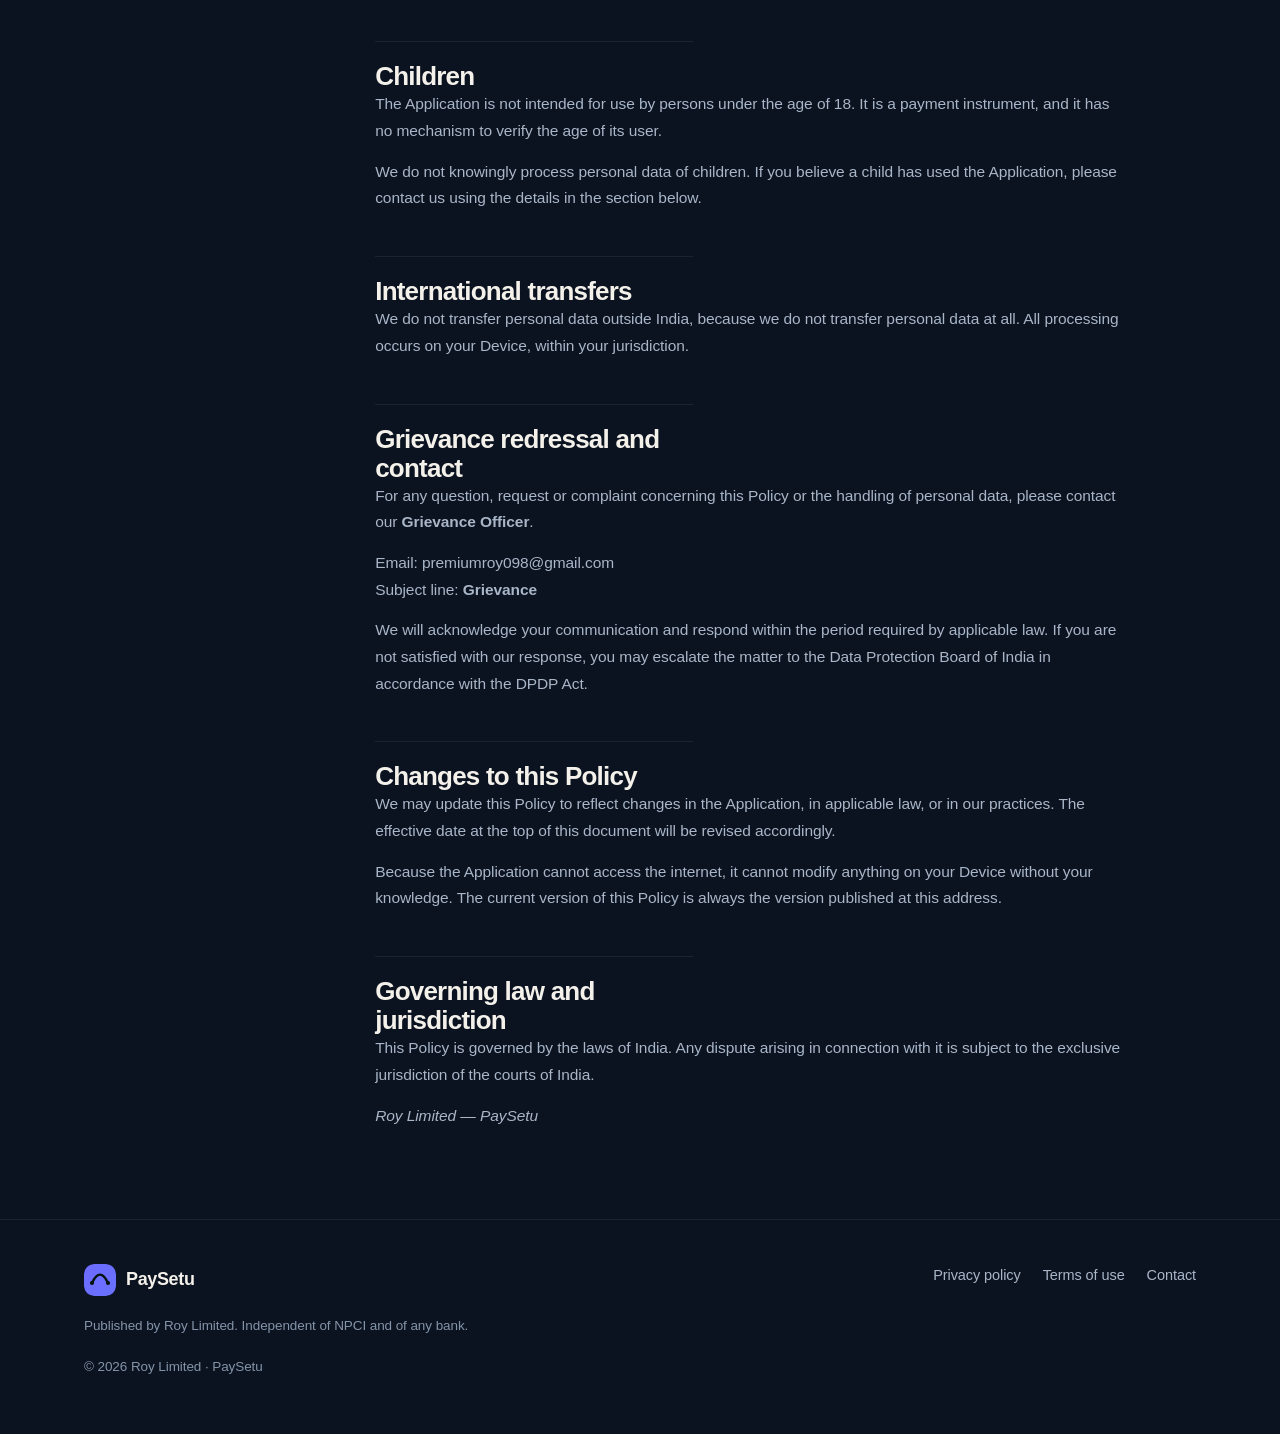
<file: privacy-policy.html>
<!DOCTYPE html>
<html lang="en" data-theme="dark">
<head>
<meta charset="utf-8">
<meta name="viewport" content="width=device-width, initial-scale=1">
<title>Privacy Policy — PaySetu</title>
<meta name="description" content="How Roy Limited handles information in the PaySetu Android application: what is processed on your device, the permissions it asks for, and the rights you have under the DPDP Act, 2023.">
<meta name="theme-color" content="#07090f">
<link rel="canonical" href="https://premiumroy.github.io/paysetu-website/privacy-policy.html">
<link rel="icon" href="favicon.svg" type="image/svg+xml">
<meta property="og:type" content="article">
<meta property="og:title" content="Privacy Policy — PaySetu">
<meta property="og:description" content="What PaySetu accesses, what it stores, and what it never touches.">
<meta property="og:url" content="https://premiumroy.github.io/paysetu-website/privacy-policy.html">
<meta name="twitter:card" content="summary">
<script src="assets/privacy-policy-inline-1.js"></script>
<link rel="preconnect" href="https://fonts.googleapis.com">
<link rel="preconnect" href="https://fonts.gstatic.com" crossorigin>
<link href="https://fonts.googleapis.com/css2?family=Manrope:wght@400;500;600;700;800&family=Noto+Sans+Devanagari:wght@400;500;600&display=swap" rel="stylesheet">
<link rel="stylesheet" href="style.css">
<meta http-equiv="Content-Security-Policy" content="default-src 'self'; script-src 'self'; style-src 'self' 'unsafe-inline' https://fonts.googleapis.com; font-src 'self' https://fonts.gstatic.com; img-src 'self' data:; connect-src 'none'; base-uri 'self'; form-action 'none'; object-src 'none'">
<meta name="referrer" content="strict-origin-when-cross-origin">
<meta http-equiv="X-Content-Type-Options" content="nosniff">
</head>
<body>

<a class="skip" href="#main">Skip to content</a>
<div class="aurora" aria-hidden="true"></div>
<div class="grain" aria-hidden="true"></div>
<div class="progress" id="progress" aria-hidden="true"></div>

<svg width="0" height="0" style="position:absolute" aria-hidden="true" focusable="false">
  <symbol id="i-mark" viewBox="0 0 32 32">
    <rect width="32" height="32" rx="9" fill="url(#g1)"/>
    <path d="M8 19c2.6-5.6 5.4-8.4 8-8.4s5.4 2.8 8 8.4" fill="none" stroke="#04120c" stroke-width="2.4" stroke-linecap="round"/>
    <circle cx="8" cy="19" r="2.1" fill="#04120c"/><circle cx="24" cy="19" r="2.1" fill="#04120c"/>
    <defs><linearGradient id="g1" x1="0" y1="0" x2="32" y2="32">
      <stop offset="0" stop-color="#6d6bff"/><stop offset=".52" stop-color="#22d3ee"/><stop offset="1" stop-color="#12c08a"/>
    </linearGradient></defs>
  </symbol>
  <symbol id="i-sun" viewBox="0 0 24 24" fill="none" stroke="currentColor" stroke-width="1.7" stroke-linecap="round">
    <circle cx="12" cy="12" r="4"/><path d="M12 2.5v2M12 19.5v2M2.5 12h2M19.5 12h2M5.2 5.2l1.4 1.4M17.4 17.4l1.4 1.4M18.8 5.2l-1.4 1.4M6.6 17.4l-1.4 1.4"/>
  </symbol>
  <symbol id="i-moon" viewBox="0 0 24 24" fill="none" stroke="currentColor" stroke-width="1.7" stroke-linecap="round" stroke-linejoin="round">
    <path d="M20 14.5A8.5 8.5 0 019.5 4a8.5 8.5 0 1010.5 10.5z"/>
  </symbol>
</svg>

<header class="nav" id="nav">
  <div class="wrap nav__inner">
    <a class="brand" href="index.html" aria-label="PaySetu home">
      <svg aria-hidden="true"><use href="#i-mark"/></svg><span class="brand__name">PaySetu</span>
    </a>
    <nav class="nav__links" aria-label="Primary">
      <a href="index.html#features">Features</a>
      <a href="index.html#how">How it works</a>
      <a href="index.html#privacy">Privacy</a>
      <a href="index.html#faq">FAQ</a>
    </nav>
    <div class="nav__right">
      <button class="icon-btn" id="theme" type="button" aria-label="Switch colour theme" title="Switch theme">
        <svg class="icon-sun" aria-hidden="true"><use href="#i-sun"/></svg>
        <svg class="icon-moon" aria-hidden="true"><use href="#i-moon"/></svg>
      </button>
      <button class="icon-btn burger" id="burger" type="button" aria-expanded="false" aria-controls="mobilemenu" aria-label="Menu">
        <span></span><span></span><span></span>
      </button>
    </div>
  </div>
  <div class="wrap mobile-menu" id="mobilemenu">
    <a href="index.html#features">Features</a>
    <a href="index.html#how">How it works</a>
    <a href="index.html#privacy">Privacy</a>
    <a href="privacy-policy.html">Privacy policy</a>
    <a href="terms.html">Terms</a>
  </div>
</header>

<main id="main" class="legal wrap">
  <div class="legal__grid">

        <nav class="toc" aria-label="On this page">
      <p class="toc__title">On this page</p>
      <ol>
        <li><a href="#intro">Introduction and scope</a></li>
        <li><a href="#definitions">Definitions</a></li>
        <li><a href="#role">Our role</a></li>
        <li><a href="#design">Design principle</a></li>
        <li><a href="#not-collected">What we do not collect</a></li>
        <li><a href="#on-device">On your device</a></li>
        <li><a href="#permissions">Permissions</a></li>
        <li><a href="#basis">Legal basis</a></li>
        <li><a href="#security">Storage and security</a></li>
        <li><a href="#retention">Retention</a></li>
        <li><a href="#sharing">Sharing and disclosure</a></li>
        <li><a href="#rights">Your rights</a></li>
        <li><a href="#children">Children</a></li>
        <li><a href="#transfers">International transfers</a></li>
        <li><a href="#grievance">Grievance and contact</a></li>
        <li><a href="#changes">Changes</a></li>
        <li><a href="#law">Governing law</a></li>
      </ol>
    </nav>

    <article class="prose">

  <p class="legal__meta">Effective date: 22 October 2026 &middot; Last updated: 23 October 2026</p>

  <h2 id="intro">Introduction and scope</h2>
  <p>This Privacy Policy describes how <strong>Roy Limited</strong> ("Roy Limited", "we", "us")
  handles information in connection with the PaySetu mobile application for Android (the
  "Application").</p>
  <p>It applies to the Application and to nothing else. It does not apply to your bank, to the
  National Payments Corporation of India, to your mobile network operator, or to any other
  application on your device. Those parties handle your information under their own policies,
  and we have no control over them.</p>
  <p>By installing and using the Application you acknowledge that you have read this Policy. If
  you do not agree with it, please do not use the Application.</p>

  <h2 id="definitions">Definitions</h2>
  <p><strong>"Personal data"</strong> has the meaning given to it in the Digital Personal Data
  Protection Act, 2023 (the "DPDP Act") &mdash; any data about an individual who is identifiable
  by or in relation to such data.</p>
  <p><strong>"Processing"</strong> means any operation performed on personal data, including
  collection, storage, retrieval, use and erasure.</p>
  <p><strong>"You"</strong> means the individual using the Application, and
  <strong>"Device"</strong> means the Android device on which it is installed.</p>

  <h2 id="role">Our role</h2>
  <p>For the purposes of the DPDP Act, Roy Limited acts as the <strong>Data Fiduciary</strong>
  in respect of any personal data processed through the Application.</p>
  <p>We state that role precisely because it has consequences. As a Data Fiduciary we are
  responsible for the lawful handling of personal data, for responding to your requests, and for
  the security of what we hold.</p>

  <h2 id="design">The design principle behind this Policy</h2>
  <p>The Application was built so that there is almost nothing for this Policy to describe.</p>
  <p>PaySetu does not request the <code>INTERNET</code> permission. Android enforces this at the
  operating system level: an application without that permission cannot open a network socket,
  and therefore cannot transmit data off the device &mdash; by accident, by defect, or by any
  other means. There is no account, no registration, no subscription and no server that holds
  your information.</p>
  <p>This is a deliberate architectural decision rather than a policy commitment. A commitment
  can be broken; a missing permission cannot.</p>

  <h2 id="not-collected">Information we do not collect</h2>
  <p>We do not collect, and the Application does not transmit to us or to any third party:</p>
  <ol>
    <li>Your name, email address, postal address, telephone number, or date of birth.</li>
    <li>Your contacts, call logs, calendar, photographs, files or media.</li>
    <li>Your precise or approximate location. The Application does not request location
    permission.</li>
    <li>Your advertising identifier, IMEI, device serial number, or any device identifier used
    to recognise you across applications.</li>
    <li>Usage analytics, behavioural telemetry, session recordings, or interaction logs.</li>
    <li>Crash or diagnostic reports transmitted off the device.</li>
    <li>Any biometric data.</li>
  </ol>
  <p>We do not operate advertising in the Application, and the Application does not integrate any
  advertising, analytics or attribution software development kit. We do not sell, rent, license
  or otherwise disclose personal data to any third party, because we do not hold any.</p>

  <h2 id="on-device">Information processed on your device</h2>
  <p>The Application processes certain information locally, on your Device, in order to
  function. This information remains under your control at all times.</p>
  <ul>
    <li><strong>Payment records.</strong> When you complete a payment, the Application records
    the amount, the status, the payee identifier and the time, so that you have a history of your
    transactions.</li>
    <li><strong>Saved payees.</strong> Identifiers you choose to save for future payments.</li>
    <li><strong>Application preferences.</strong> Your selected appearance, your bank's name,
    notes you may add about your bank's menu, and your language and accessibility choices.</li>
    <li><strong>Clipboard.</strong> Where you ask the Application to assist with a payment, it
    may place a payee identifier on the system clipboard so that you need not re-enter it
    manually. The Application clears the clipboard once the payment process concludes.</li>
  </ul>
  <p>None of the above is transmitted to us. It is not accessible to us. We cannot retrieve it,
  and we could not disclose it if asked.</p>

  <h2 id="permissions">Permissions and their purposes</h2>
  <p>Each permission is requested at the point of first use, together with an explanation of why
  it is needed. You may decline any of them. Where declining a permission would prevent a feature
  from functioning, the Application states this before you decide, rather than failing without
  explanation.</p>
  <table>
    <thead>
      <tr><th>Permission</th><th>Purpose</th><th>Information involved</th></tr>
    </thead>
    <tbody>
      <tr>
        <td><strong>Camera</strong></td>
        <td>To read UPI QR codes presented to you</td>
        <td>The QR code is decoded on the Device. No image is retained or transmitted.</td>
      </tr>
      <tr>
        <td><strong>SMS &mdash; receive</strong></td>
        <td>To read payment confirmations sent by your bank, so the Application can determine
        and display the outcome of a payment</td>
        <td>Only messages from your bank's registered sender identifiers, and only the amount,
        status, payee and time. The Application cannot send SMS and does not access unrelated
        messages.</td>
      </tr>
      <tr>
        <td><strong>Phone</strong></td>
        <td>To initiate the payment call and to identify the SIM on which your bank number is
        registered</td>
        <td>The call is placed by your device's dialler. The Application does not record
        audio.</td>
      </tr>
      <tr>
        <td><strong>Answer phone calls</strong></td>
        <td>To allow the on-screen guide to conclude the call when the session ends</td>
        <td>Call control only.</td>
      </tr>
      <tr>
        <td><strong>Display over other applications</strong></td>
        <td>To display the guide card above the dialler during a payment</td>
        <td>The overlay displays the Application's own instructions only.</td>
      </tr>
      <tr>
        <td><strong>Notifications</strong></td>
        <td>To inform you of the outcome of a payment when the Application is not in the
        foreground</td>
        <td>Notification content only.</td>
      </tr>
    </tbody>
  </table>
  <p>You may revoke any permission at any time in your Device settings. The Application will
  continue to operate with the features that do not depend on it.</p>

  <h2 id="basis">Legal basis for processing</h2>
  <p>Where the DPDP Act requires a basis for processing, we rely on your <strong>consent</strong>,
  given when you grant a permission or enable a feature, and on the <strong>legitimate use</strong>
  of processing data for the purpose for which you provided it.</p>
  <p>Consent is specific, informed, and may be withdrawn at any time by revoking the relevant
  permission or by uninstalling the Application. Withdrawal does not affect processing already
  carried out.</p>

  <h2 id="security">Storage and security</h2>
  <p>Information processed by the Application is stored in the Application's private storage
  area on your Device, which the Android operating system prevents other applications from
  reading.</p>
  <p>Payment records and saved payees are held in encrypted form. The encryption key is generated
  on your Device and is protected by the Device's own secure hardware-backed storage; it is not
  written to any location that can be read by another application.</p>
  <p>The backup facility, where you choose to use it, produces a file protected by a passphrase
  that you select. We do not receive, store or have any means of recovering that passphrase. A
  backup file that cannot be opened without your passphrase is the intended behaviour, not a
  limitation.</p>
  <p>No method of storage is entirely without risk. We describe our arrangements in general terms
  because a detailed public description of a security implementation is itself a security
  weakness. We would rather be brief here than precise.</p>

  <h2 id="retention">Retention</h2>
  <p>Information processed by the Application is retained on your Device for as long as you
  choose to retain it.</p>
  <ul>
    <li>Individual payment records may be deleted from the history within the Application.</li>
    <li>All information is removed when you uninstall the Application or clear its storage
    through your Device settings.</li>
    <li>A backup file that you have exported is retained wherever you have stored it, under your
    control, and is unaffected by uninstalling the Application.</li>
  </ul>
  <p>We hold no copy, and therefore have no retention period to disclose.</p>

  <h2 id="sharing">Sharing and disclosure</h2>
  <p>We do not share personal data with any third party. We cannot, because we do not hold it.</p>
  <p>The Application interacts with your device's dialler and with your bank's UPI service in
  order to place the call and read the confirmation. Those interactions are between you and your
  bank. Roy Limited is not a party to them and receives no information from them.</p>
  <p>We may disclose information if compelled by a lawful order. In practice there is no
  information in our possession that such an order could reach.</p>

  <h2 id="rights">Your rights</h2>
  <p>Under the DPDP Act you have the right to:</p>
  <ol>
    <li><strong>Access</strong> &mdash; to obtain confirmation of whether we process your personal
    data, and a summary of it.</li>
    <li><strong>Correction</strong> &mdash; to have inaccurate or incomplete personal data
    corrected.</li>
    <li><strong>Erasure</strong> &mdash; to have your personal data erased, subject to applicable
    law.</li>
    <li><strong>Grievance redressal</strong> &mdash; to have a complaint addressed, and to
    escalate it if you are not satisfied with the outcome.</li>
    <li><strong>Nomination</strong> &mdash; to nominate another individual to exercise your rights
    in the event of your death or incapacity.</li>
  </ol>
  <p>Because the Application does not transmit personal data to us, in practice the answer to a
  request for access is that we hold nothing. Your information remains on your Device and under
  your direct control, and can be reviewed, corrected or deleted there.</p>

  <h2 id="children">Children</h2>
  <p>The Application is not intended for use by persons under the age of 18. It is a payment
  instrument, and it has no mechanism to verify the age of its user.</p>
  <p>We do not knowingly process personal data of children. If you believe a child has used the
  Application, please contact us using the details in the section below.</p>

  <h2 id="transfers">International transfers</h2>
  <p>We do not transfer personal data outside India, because we do not transfer personal data at
  all. All processing occurs on your Device, within your jurisdiction.</p>

  <h2 id="grievance">Grievance redressal and contact</h2>
  <p>For any question, request or complaint concerning this Policy or the handling of personal
  data, please contact our <strong>Grievance Officer</strong>.</p>
  <p>Email: <a href="mailto:premiumroy098@gmail.com">premiumroy098@gmail.com</a><br>
  Subject line: <strong>Grievance</strong></p>
  <p>We will acknowledge your communication and respond within the period required by applicable
  law. If you are not satisfied with our response, you may escalate the matter to the Data
  Protection Board of India in accordance with the DPDP Act.</p>

  <h2 id="changes">Changes to this Policy</h2>
  <p>We may update this Policy to reflect changes in the Application, in applicable law, or in
  our practices. The effective date at the top of this document will be revised accordingly.</p>
  <p>Because the Application cannot access the internet, it cannot modify anything on your Device
  without your knowledge. The current version of this Policy is always the version published at
  this address.</p>

  <h2 id="law">Governing law and jurisdiction</h2>
  <p>This Policy is governed by the laws of India. Any dispute arising in connection with it is
  subject to the exclusive jurisdiction of the courts of India.</p>

  <p class="legal__foot"><em>Roy Limited &mdash; PaySetu</em></p>

</article>
  </div>
</main>

<footer class="site">
  <div class="wrap">
    <div class="foot__grid">
      <div>
        <a class="brand" href="index.html"><svg aria-hidden="true"><use href="#i-mark"/></svg><span class="brand__name">PaySetu</span></a>
        <p class="foot__note">Published by Roy Limited. Independent of NPCI and of any bank.</p>
      </div>
      <nav class="foot__links" aria-label="Footer">
        <a href="privacy-policy.html">Privacy policy</a>
        <a href="terms.html">Terms of use</a>
        <a href="mailto:premiumroy098@gmail.com">Contact</a>
      </nav>
    </div>
    <p class="foot__note">© 2026 Roy Limited · PaySetu</p>
  </div>
</footer>

<script src="script.js" defer></script>
</body>
</html>
</file>
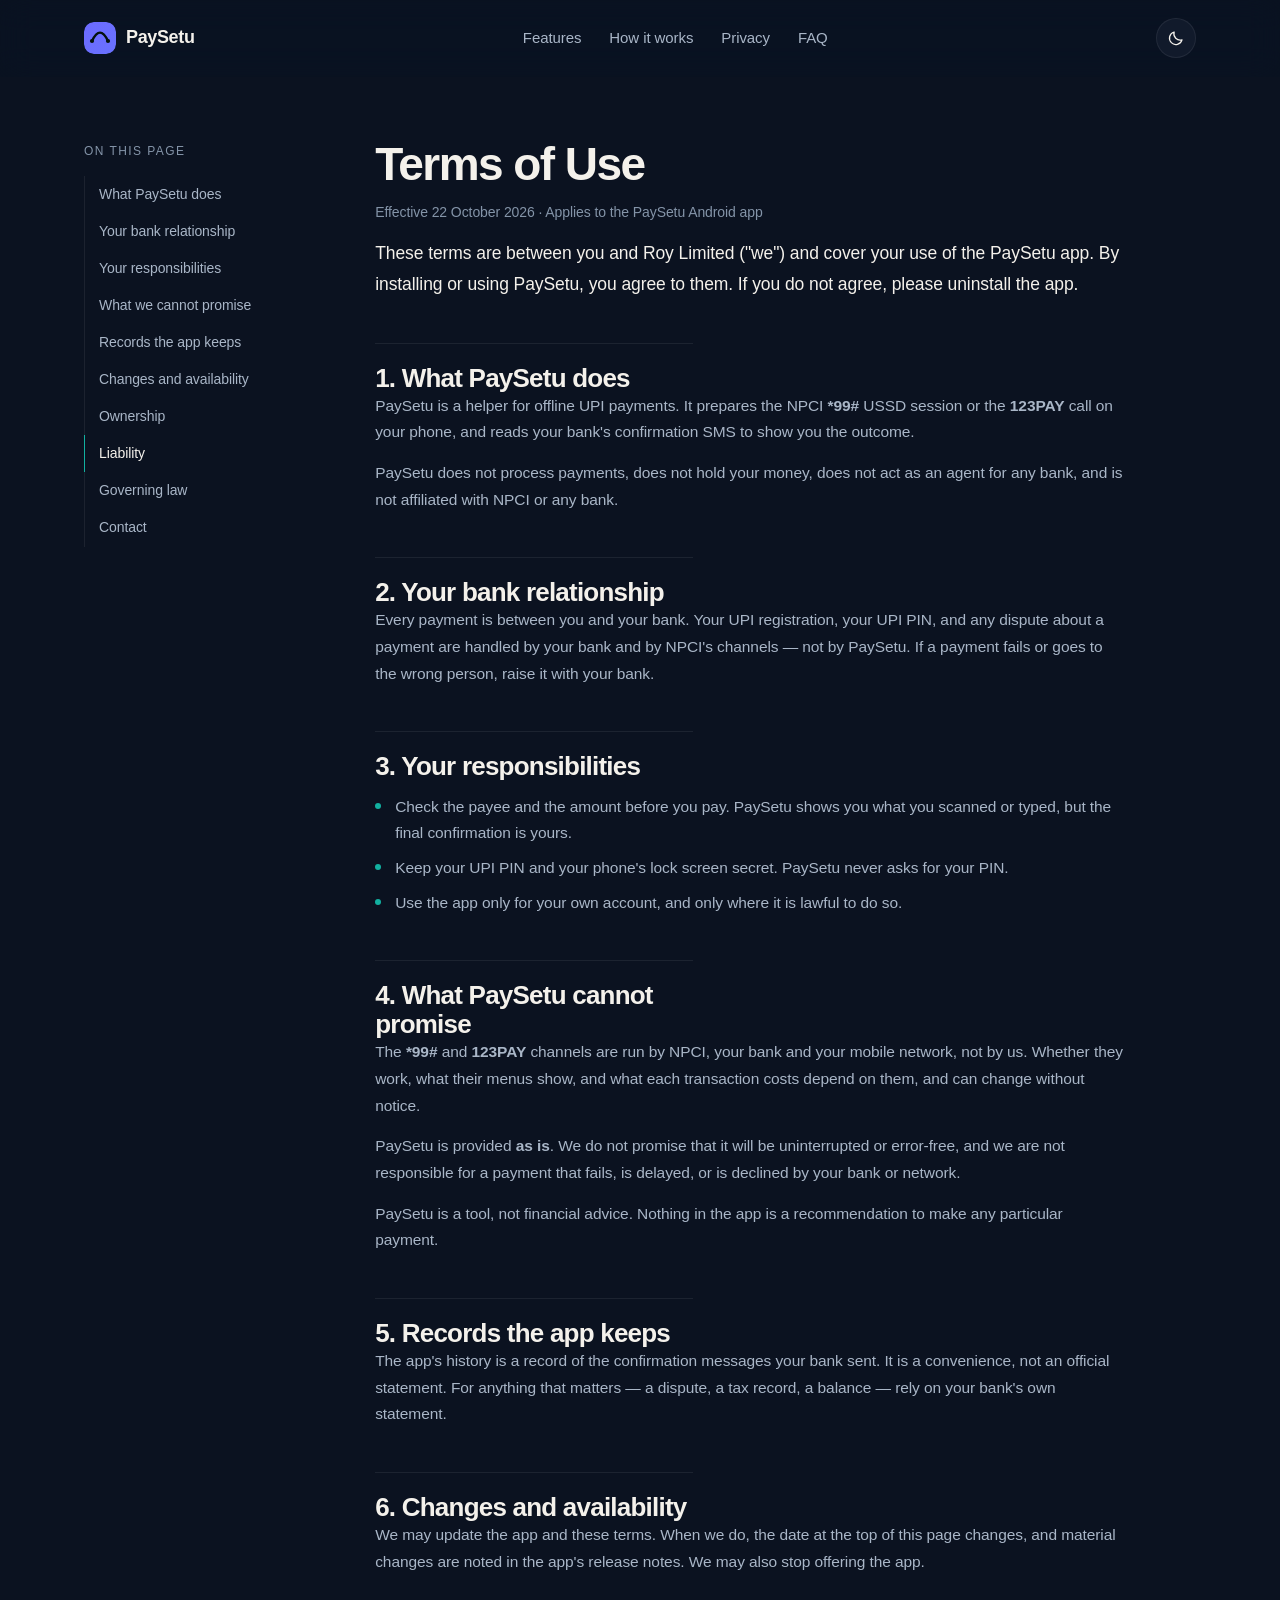
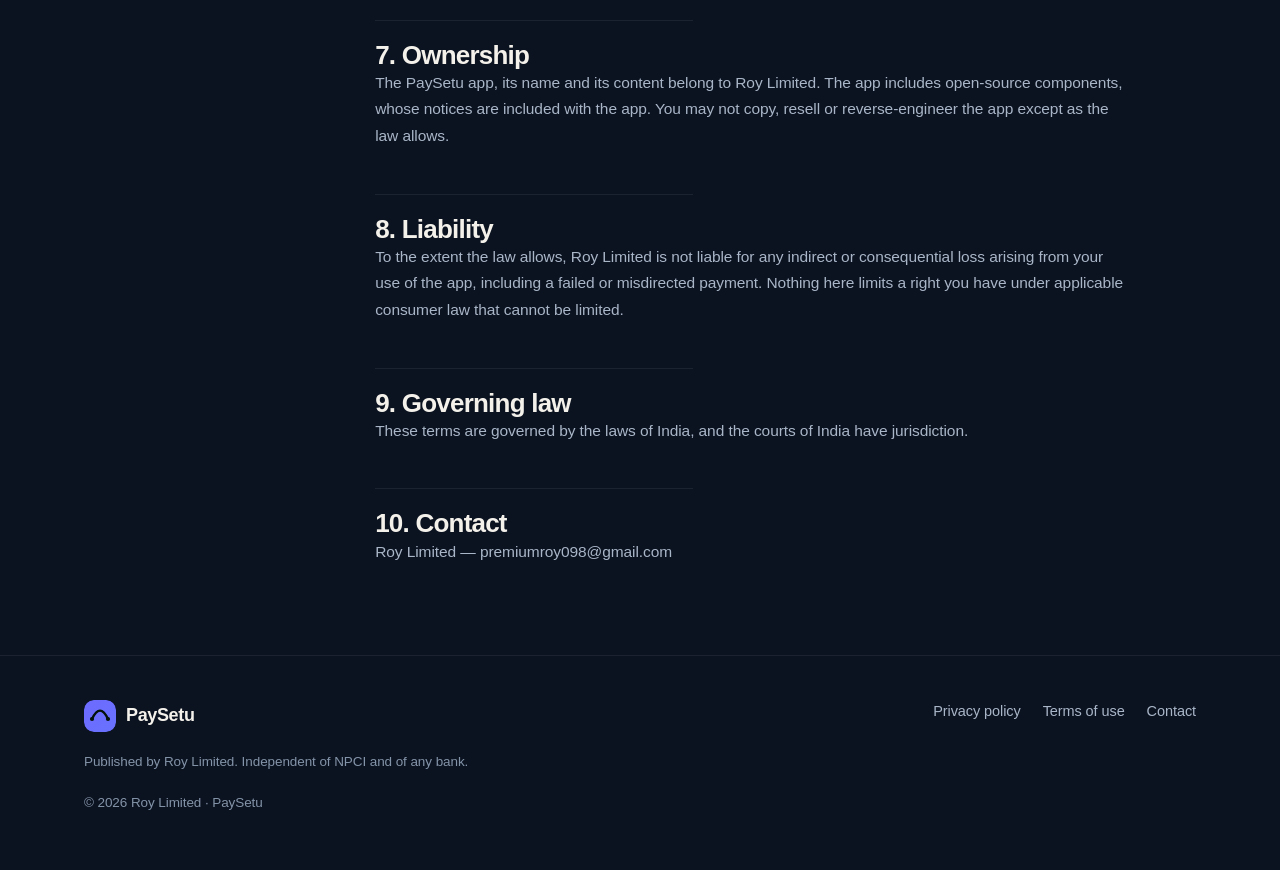
<file: terms.html>
<!DOCTYPE html>
<html lang="en" data-theme="dark">
<head>
<meta charset="utf-8">
<meta name="viewport" content="width=device-width, initial-scale=1">
<title>Terms of Use — PaySetu</title>
<meta name="description" content="Terms of use for the PaySetu Android app: what it does, what it cannot promise, and where responsibility sits.">
<meta name="theme-color" content="#07090f">
<link rel="canonical" href="https://premiumroy.github.io/paysetu-website/terms.html">
<link rel="icon" href="favicon.svg" type="image/svg+xml">
<meta property="og:type" content="article">
<meta property="og:title" content="Terms of Use — PaySetu">
<meta property="og:description" content="What PaySetu does, what it cannot promise, and where responsibility sits.">
<meta property="og:url" content="https://premiumroy.github.io/paysetu-website/terms.html">
<meta name="twitter:card" content="summary">
<script src="assets/terms-inline-1.js"></script>
<link rel="preconnect" href="https://fonts.googleapis.com">
<link rel="preconnect" href="https://fonts.gstatic.com" crossorigin>
<link href="https://fonts.googleapis.com/css2?family=Manrope:wght@400;500;600;700;800&family=Noto+Sans+Devanagari:wght@400;500;600&display=swap" rel="stylesheet">
<link rel="stylesheet" href="style.css">
<meta http-equiv="Content-Security-Policy" content="default-src 'self'; script-src 'self'; style-src 'self' 'unsafe-inline' https://fonts.googleapis.com; font-src 'self' https://fonts.gstatic.com; img-src 'self' data:; connect-src 'none'; base-uri 'self'; form-action 'none'; object-src 'none'">
<meta name="referrer" content="strict-origin-when-cross-origin">
<meta http-equiv="X-Content-Type-Options" content="nosniff">
</head>
<body>

<a class="skip" href="#main">Skip to content</a>
<div class="aurora" aria-hidden="true"></div>
<div class="grain" aria-hidden="true"></div>
<div class="progress" id="progress" aria-hidden="true"></div>

<svg width="0" height="0" style="position:absolute" aria-hidden="true" focusable="false">
  <symbol id="i-mark" viewBox="0 0 32 32">
    <rect width="32" height="32" rx="9" fill="url(#g1)"/>
    <path d="M8 19c2.6-5.6 5.4-8.4 8-8.4s5.4 2.8 8 8.4" fill="none" stroke="#04120c" stroke-width="2.4" stroke-linecap="round"/>
    <circle cx="8" cy="19" r="2.1" fill="#04120c"/><circle cx="24" cy="19" r="2.1" fill="#04120c"/>
    <defs><linearGradient id="g1" x1="0" y1="0" x2="32" y2="32">
      <stop offset="0" stop-color="#6d6bff"/><stop offset=".52" stop-color="#22d3ee"/><stop offset="1" stop-color="#12c08a"/>
    </linearGradient></defs>
  </symbol>
  <symbol id="i-sun" viewBox="0 0 24 24" fill="none" stroke="currentColor" stroke-width="1.7" stroke-linecap="round">
    <circle cx="12" cy="12" r="4"/><path d="M12 2.5v2M12 19.5v2M2.5 12h2M19.5 12h2M5.2 5.2l1.4 1.4M17.4 17.4l1.4 1.4M18.8 5.2l-1.4 1.4M6.6 17.4l-1.4 1.4"/>
  </symbol>
  <symbol id="i-moon" viewBox="0 0 24 24" fill="none" stroke="currentColor" stroke-width="1.7" stroke-linecap="round" stroke-linejoin="round">
    <path d="M20 14.5A8.5 8.5 0 019.5 4a8.5 8.5 0 1010.5 10.5z"/>
  </symbol>
</svg>

<header class="nav" id="nav">
  <div class="wrap nav__inner">
    <a class="brand" href="index.html" aria-label="PaySetu home">
      <svg aria-hidden="true"><use href="#i-mark"/></svg><span class="brand__name">PaySetu</span>
    </a>
    <nav class="nav__links" aria-label="Primary">
      <a href="index.html#features">Features</a>
      <a href="index.html#how">How it works</a>
      <a href="index.html#privacy">Privacy</a>
      <a href="index.html#faq">FAQ</a>
    </nav>
    <div class="nav__right">
      <button class="icon-btn" id="theme" type="button" aria-label="Switch colour theme" title="Switch theme">
        <svg class="icon-sun" aria-hidden="true"><use href="#i-sun"/></svg>
        <svg class="icon-moon" aria-hidden="true"><use href="#i-moon"/></svg>
      </button>
      <button class="icon-btn burger" id="burger" type="button" aria-expanded="false" aria-controls="mobilemenu" aria-label="Menu">
        <span></span><span></span><span></span>
      </button>
    </div>
  </div>
  <div class="wrap mobile-menu" id="mobilemenu">
    <a href="index.html#features">Features</a>
    <a href="index.html#how">How it works</a>
    <a href="index.html#privacy">Privacy</a>
    <a href="privacy-policy.html">Privacy policy</a>
    <a href="terms.html">Terms</a>
  </div>
</header>

<main id="main" class="legal wrap">
  <div class="legal__grid">

    <nav class="toc" aria-label="On this page">
      <p class="toc__title">On this page</p>
      <a href="#what-it-does">What PaySetu does</a>
      <a href="#bank">Your bank relationship</a>
      <a href="#responsibilities">Your responsibilities</a>
      <a href="#cannot-promise">What we cannot promise</a>
      <a href="#records">Records the app keeps</a>
      <a href="#changes">Changes and availability</a>
      <a href="#ownership">Ownership</a>
      <a href="#liability">Liability</a>
      <a href="#law">Governing law</a>
      <a href="#contact">Contact</a>
    </nav>

    <article class="prose">
      <h1>Terms of Use</h1>
      <p class="updated">Effective 22 October 2026 · Applies to the PaySetu Android app</p>

      <p class="lede">These terms are between you and Roy Limited ("we") and cover your use of the PaySetu app. By installing or using PaySetu, you agree to them. If you do not agree, please uninstall the app.</p>

      <h2 id="what-it-does">1. What PaySetu does</h2>
      <p>PaySetu is a helper for offline UPI payments. It prepares the NPCI <strong>*99#</strong> USSD session or the <strong>123PAY</strong> call on your phone, and reads your bank's confirmation SMS to show you the outcome.</p>
      <p>PaySetu does not process payments, does not hold your money, does not act as an agent for any bank, and is not affiliated with NPCI or any bank.</p>

      <h2 id="bank">2. Your bank relationship</h2>
      <p>Every payment is between you and your bank. Your UPI registration, your UPI PIN, and any dispute about a payment are handled by your bank and by NPCI's channels — not by PaySetu. If a payment fails or goes to the wrong person, raise it with your bank.</p>

      <h2 id="responsibilities">3. Your responsibilities</h2>
      <ul>
        <li>Check the payee and the amount before you pay. PaySetu shows you what you scanned or typed, but the final confirmation is yours.</li>
        <li>Keep your UPI PIN and your phone's lock screen secret. PaySetu never asks for your PIN.</li>
        <li>Use the app only for your own account, and only where it is lawful to do so.</li>
      </ul>

      <h2 id="cannot-promise">4. What PaySetu cannot promise</h2>
      <p>The <strong>*99#</strong> and <strong>123PAY</strong> channels are run by NPCI, your bank and your mobile network, not by us. Whether they work, what their menus show, and what each transaction costs depend on them, and can change without notice.</p>
      <p>PaySetu is provided <strong>as is</strong>. We do not promise that it will be uninterrupted or error-free, and we are not responsible for a payment that fails, is delayed, or is declined by your bank or network.</p>
      <p>PaySetu is a tool, not financial advice. Nothing in the app is a recommendation to make any particular payment.</p>

      <h2 id="records">5. Records the app keeps</h2>
      <p>The app's history is a record of the confirmation messages your bank sent. It is a convenience, not an official statement. For anything that matters — a dispute, a tax record, a balance — rely on your bank's own statement.</p>

      <h2 id="changes">6. Changes and availability</h2>
      <p>We may update the app and these terms. When we do, the date at the top of this page changes, and material changes are noted in the app's release notes. We may also stop offering the app.</p>

      <h2 id="ownership">7. Ownership</h2>
      <p>The PaySetu app, its name and its content belong to Roy Limited. The app includes open-source components, whose notices are included with the app. You may not copy, resell or reverse-engineer the app except as the law allows.</p>

      <h2 id="liability">8. Liability</h2>
      <p>To the extent the law allows, Roy Limited is not liable for any indirect or consequential loss arising from your use of the app, including a failed or misdirected payment. Nothing here limits a right you have under applicable consumer law that cannot be limited.</p>

      <h2 id="law">9. Governing law</h2>
      <p>These terms are governed by the laws of India, and the courts of India have jurisdiction.</p>

      <h2 id="contact">10. Contact</h2>
      <p>Roy Limited — <a href="mailto:premiumroy098@gmail.com">premiumroy098@gmail.com</a></p>
    </article>
  </div>
</main>

<footer class="site">
  <div class="wrap">
    <div class="foot__grid">
      <div>
        <a class="brand" href="index.html"><svg aria-hidden="true"><use href="#i-mark"/></svg><span class="brand__name">PaySetu</span></a>
        <p class="foot__note">Published by Roy Limited. Independent of NPCI and of any bank.</p>
      </div>
      <nav class="foot__links" aria-label="Footer">
        <a href="privacy-policy.html">Privacy policy</a>
        <a href="terms.html">Terms of use</a>
        <a href="mailto:premiumroy098@gmail.com">Contact</a>
      </nav>
    </div>
    <p class="foot__note">© 2026 Roy Limited · PaySetu</p>
  </div>
</footer>

<script src="script.js" defer></script>
</body>
</html>
</file>
<file: style.css>
/* ==========================================================================
   PaySetu — style.css
   Design system + all sections. Dark-first, light theme via [data-theme="light"].
   Everything animates with transform/opacity only, so it stays at 60fps.
   ========================================================================== */

/* ---------- 1. Tokens ---------------------------------------------------- */
:root {
  color-scheme: dark;

  --bg: #07090f;
  --bg-2: #0a0d16;
  --glass: rgba(255, 255, 255, 0.045);
  --glass-2: rgba(255, 255, 255, 0.075);
  --stroke: rgba(255, 255, 255, 0.10);
  --stroke-2: rgba(255, 255, 255, 0.18);

  --ink: #edf2fa;
  --ink-2: #b9c4d6;
  --muted: #8593ab;

  --indigo: #6d6bff;
  --cyan: #22d3ee;
  --green: #12c08a;
  --saffron: #ffb020;

  --grad: linear-gradient(100deg, #6d6bff 0%, #22d3ee 52%, #12c08a 100%);
  --grad-warm: linear-gradient(100deg, #6d6bff 0%, #22d3ee 58%, #ffb020 100%);
  --grad-text: linear-gradient(100deg, #b9b7ff 0%, #7ee8f7 48%, #6ff0c0 100%);

  --r-xs: 8px;
  --r-sm: 12px;
  --r: 18px;
  --r-lg: 26px;
  --r-xl: 34px;
  --r-full: 999px;

  --s1: 0 1px 2px rgba(0, 0, 0, 0.45);
  --s2: 0 14px 34px rgba(0, 0, 0, 0.45);
  --s3: 0 34px 90px rgba(0, 0, 0, 0.55);
  --glow: 0 0 0 1px rgba(109, 107, 255, 0.32), 0 20px 60px rgba(109, 107, 255, 0.30);

  --ease: cubic-bezier(0.22, 1, 0.36, 1);
  --fast: 180ms var(--ease);
  --mid: 420ms var(--ease);

  --maxw: 1200px;
  --pad: clamp(20px, 5vw, 44px);
  --sp: 8px;

  --font: "Inter", "Plus Jakarta Sans", -apple-system, BlinkMacSystemFont, "Segoe UI", Roboto, "Helvetica Neue", Arial, sans-serif;
  --font-hi: "Noto Sans Devanagari", var(--font);
}

[data-theme="light"] {
  color-scheme: light;
  --bg: #f4f6fb;
  --bg-2: #ffffff;
  --glass: rgba(255, 255, 255, 0.72);
  --glass-2: rgba(255, 255, 255, 0.9);
  --stroke: rgba(9, 17, 38, 0.10);
  --stroke-2: rgba(9, 17, 38, 0.18);
  --ink: #0a1020;
  --ink-2: #33415a;
  --muted: #5d6b85;
  --grad-text: linear-gradient(100deg, #4a48d8 0%, #0e9fbb 48%, #0b9a70 100%);
  --s1: 0 1px 2px rgba(9, 17, 38, 0.08);
  --s2: 0 14px 34px rgba(9, 17, 38, 0.10);
  --s3: 0 34px 90px rgba(9, 17, 38, 0.14);
  --glow: 0 0 0 1px rgba(109, 107, 255, 0.22), 0 20px 50px rgba(109, 107, 255, 0.20);
}

/* ---------- 2. Base ------------------------------------------------------ */
*, *::before, *::after { box-sizing: border-box; }

html { scroll-behavior: smooth; -webkit-text-size-adjust: 100%; }

body {
  margin: 0;
  background: var(--bg);
  color: var(--ink);
  font-family: var(--font);
  font-size: 17px;
  line-height: 1.65;
  letter-spacing: -0.005em;
  overflow-x: hidden;
  -webkit-font-smoothing: antialiased;
}

img, svg { display: block; max-width: 100%; }
a { color: inherit; text-decoration: none; }
button { font: inherit; color: inherit; background: none; border: 0; cursor: pointer; }
h1, h2, h3, h4 { margin: 0; line-height: 1.1; letter-spacing: -0.03em; font-weight: 650; }
p { margin: 0; }
ul { margin: 0; padding: 0; list-style: none; }

:focus-visible {
  outline: 2px solid var(--cyan);
  outline-offset: 3px;
  border-radius: 6px;
}

::selection { background: rgba(109, 107, 255, 0.4); }

.wrap { width: 100%; max-width: var(--maxw); margin: 0 auto; padding-inline: var(--pad); }
.skip {
  position: absolute; left: -9999px; top: 0; z-index: 200;
  background: var(--bg-2); padding: 12px 18px; border-radius: var(--r-sm);
}
.skip:focus { left: 16px; top: 16px; }

/* ---------- 3. Aurora background + grain --------------------------------- */
.aurora {
  position: fixed; inset: 0; z-index: -2; overflow: hidden;
  background:
    radial-gradient(1200px 700px at 12% -10%, rgba(109, 107, 255, 0.28), transparent 60%),
    radial-gradient(900px 600px at 88% 6%, rgba(34, 211, 238, 0.20), transparent 62%),
    radial-gradient(800px 800px at 60% 100%, rgba(18, 192, 138, 0.16), transparent 60%),
    var(--bg);
}
.aurora::after {
  content: "";
  position: absolute; inset: -20%;
  background:
    radial-gradient(600px 400px at 30% 30%, rgba(255, 176, 32, 0.10), transparent 60%),
    radial-gradient(700px 500px at 75% 65%, rgba(109, 107, 255, 0.16), transparent 60%);
  animation: drift 26s var(--ease) infinite alternate;
}
@keyframes drift {
  0%   { transform: translate3d(-2%, -1%, 0) scale(1); }
  100% { transform: translate3d(3%, 2%, 0) scale(1.08); }
}
.grain {
  position: fixed; inset: 0; z-index: -1; pointer-events: none; opacity: 0.22;
  background-image: url("data:image/svg+xml,%3Csvg xmlns='http://www.w3.org/2000/svg' width='140' height='140'%3E%3Cfilter id='n'%3E%3CfeTurbulence type='fractalNoise' baseFrequency='0.85' numOctaves='3'/%3E%3C/filter%3E%3Crect width='140' height='140' filter='url(%23n)' opacity='0.5'/%3E%3C/svg%3E");
}
[data-theme="light"] .grain { opacity: 0.1; }
[data-theme="light"] .aurora { background:
    radial-gradient(1200px 700px at 12% -10%, rgba(109, 107, 255, 0.16), transparent 60%),
    radial-gradient(900px 600px at 88% 6%, rgba(34, 211, 238, 0.14), transparent 62%),
    radial-gradient(800px 800px at 60% 100%, rgba(18, 192, 138, 0.10), transparent 60%),
    var(--bg); }

/* ---------- 4. Scroll progress + nav ------------------------------------ */
.progress {
  position: fixed; top: 0; left: 0; height: 2px; width: 100%; z-index: 90;
  transform: scaleX(0); transform-origin: 0 50%;
  background: var(--grad);
}

.nav {
  position: sticky; top: 0; z-index: 80;
  backdrop-filter: blur(16px) saturate(150%);
  -webkit-backdrop-filter: blur(16px) saturate(150%);
  background: color-mix(in srgb, var(--bg) 72%, transparent);
  border-bottom: 1px solid transparent;
  transition: padding var(--mid), border-color var(--mid), background var(--mid);
}
.nav__inner {
  display: flex; align-items: center; justify-content: space-between; gap: 24px;
  padding-block: 18px;
  transition: padding-block var(--mid);
}
.nav.is-stuck { border-bottom-color: var(--stroke); }
.nav.is-stuck .nav__inner { padding-block: 10px; }
.nav.is-stuck .brand__name { font-size: 16px; }

.brand { display: flex; align-items: center; gap: 10px; font-weight: 700; }
.brand svg { width: 32px; height: 32px; border-radius: 10px; }
.brand__name { font-size: 18px; letter-spacing: -0.02em; transition: font-size var(--mid); }

.nav__links { display: flex; align-items: center; gap: 28px; }
.nav__links a { color: var(--ink-2); font-size: 15px; position: relative; transition: color var(--fast); }
.nav__links a::after {
  content: ""; position: absolute; left: 0; bottom: -6px; height: 1px; width: 100%;
  background: var(--grad); transform: scaleX(0); transform-origin: 0 50%; transition: transform var(--mid);
}
.nav__links a:hover { color: var(--ink); }
.nav__links a:hover::after { transform: scaleX(1); }

.nav__cta { height: 38px; padding: 0 15px; font-size: 13.5px; gap: 7px; white-space: nowrap; }
.nav__cta svg { width: 17px; height: 17px; }
.mobile-menu__cta { font-weight: 700; color: var(--accent, #35d39a) !important; }
@media (max-width: 560px) { .nav__cta { display: none; } }
.nav__right { display: flex; align-items: center; gap: 12px; }

.icon-btn {
  width: 40px; height: 40px; display: grid; place-items: center;
  border: 1px solid var(--stroke); border-radius: var(--r-full);
  background: var(--glass); transition: transform var(--fast), border-color var(--fast);
}
.icon-btn:hover { transform: translateY(-2px); border-color: var(--stroke-2); }
.icon-btn svg { width: 18px; height: 18px; }
[data-theme="dark"] .icon-sun { display: none; }
[data-theme="light"] .icon-moon { display: none; }
:root:not([data-theme="light"]) .icon-sun { display: none; }
:root:not([data-theme="light"]) .icon-moon { display: block; }

.burger { display: none; }
.burger span {
  display: block; width: 18px; height: 1.6px; background: var(--ink); border-radius: 2px;
  transition: transform var(--mid), opacity var(--fast);
}
.burger span + span { margin-top: 5px; }
.burger[aria-expanded="true"] span:nth-child(1) { transform: translateY(6.6px) rotate(45deg); }
.burger[aria-expanded="true"] span:nth-child(2) { opacity: 0; }
.burger[aria-expanded="true"] span:nth-child(3) { transform: translateY(-6.6px) rotate(-45deg); }

.mobile-menu {
  display: none; overflow: hidden;
  border-bottom: 1px solid transparent;
  max-height: 0; transition: max-height var(--mid), border-color var(--mid);
}
.mobile-menu a { display: block; padding: 14px 0; color: var(--ink-2); border-bottom: 1px solid var(--stroke); }
.mobile-menu a:last-child { border-bottom: 0; }
.mobile-menu.is-open { max-height: 320px; border-bottom-color: var(--stroke); }

/* ---------- 5. Buttons --------------------------------------------------- */
.btn {
  --btn-bg: var(--glass);
  position: relative; display: inline-flex; align-items: center; gap: 10px;
  padding: 14px 24px; border-radius: var(--r-full);
  font-weight: 600; font-size: 15.5px; letter-spacing: -0.01em;
  border: 1px solid var(--stroke);
  background: var(--btn-bg);
  transition: transform var(--fast), box-shadow var(--mid), border-color var(--fast), background var(--fast);
  will-change: transform;
}
.btn:hover { transform: translateY(-2px); border-color: var(--stroke-2); }
.btn:active { transform: translateY(0) scale(0.98); }
.btn svg { width: 18px; height: 18px; }

.btn--primary {
  border: 0; color: #05070d;
  background: var(--grad);
  box-shadow: 0 10px 30px rgba(109, 107, 255, 0.34);
}
.btn--primary:hover { box-shadow: 0 16px 44px rgba(109, 107, 255, 0.46); }
.btn--ghost { background: transparent; }
.btn--ghost:hover { background: var(--glass); }

/* ---------- 6. Hero ------------------------------------------------------ */
.hero { padding-block: clamp(48px, 9vw, 96px) clamp(40px, 7vw, 80px); }
.hero__grid {
  display: grid; grid-template-columns: 1.05fr 0.95fr; gap: clamp(32px, 5vw, 64px);
  align-items: center;
}
.eyebrow {
  display: inline-flex; align-items: center; gap: 8px;
  padding: 7px 14px; border-radius: var(--r-full);
  border: 1px solid var(--stroke); background: var(--glass);
  font-size: 13px; color: var(--ink-2); letter-spacing: 0.01em;
}
.eyebrow .dot {
  width: 6px; height: 6px; border-radius: 50%; background: var(--green);
  box-shadow: 0 0 0 4px rgba(18, 192, 138, 0.18);
}

h1.hero__title {
  margin-top: 22px;
  font-size: clamp(38px, 6.4vw, 72px);
  letter-spacing: -0.045em;
  line-height: 1.02;
}
.hero__title .w {
  display: inline-block;
  opacity: 0; transform: translateY(0.5em) rotate(2deg);
  filter: blur(6px);
  animation: wordIn 900ms var(--ease) forwards;
}
.hero__title .w--grad {
  background: var(--grad-text);
  -webkit-background-clip: text; background-clip: text; color: transparent;
}
@keyframes wordIn {
  to { opacity: 1; transform: none; filter: blur(0); }
}

.hero__sub { margin-top: 22px; font-size: clamp(16px, 1.5vw, 19px); color: var(--ink-2); max-width: 34em; }
.hero__cta { margin-top: 32px; display: flex; flex-wrap: wrap; gap: 14px; }

.chips { margin-top: 34px; display: flex; flex-wrap: wrap; gap: 10px; }
.chip {
  display: inline-flex; align-items: center; gap: 8px;
  padding: 9px 14px; border-radius: var(--r-full);
  border: 1px solid var(--stroke); background: var(--glass);
  font-size: 13.5px; color: var(--ink-2);
  opacity: 0; transform: translateY(10px);
  animation: chipIn 700ms var(--ease) forwards;
}
.chip svg { width: 15px; height: 15px; color: var(--cyan); }
.chip--off svg { color: var(--saffron); }
@keyframes chipIn { to { opacity: 1; transform: none; } }

/* ---------- 7. Phone mockup ---------------------------------------------- */
.stage { display: grid; place-items: center; perspective: 1400px; }
.phone {
  --tilt-x: 0deg; --tilt-y: 0deg;
  position: relative; width: 268px; height: 548px;
  border-radius: 44px; padding: 10px;
  background: linear-gradient(160deg, rgba(255, 255, 255, 0.16), rgba(255, 255, 255, 0.03));
  border: 1px solid var(--stroke-2);
  box-shadow: var(--s3), 0 0 90px rgba(109, 107, 255, 0.22);
  transform: rotateX(var(--tilt-x)) rotateY(var(--tilt-y));
  transform-style: preserve-3d;
  transition: transform 300ms var(--ease);
  animation: float 7s ease-in-out infinite;
}
@keyframes float {
  0%, 100% { translate: 0 0; }
  50% { translate: 0 -14px; }
}
.phone__screen {
  position: relative; height: 100%; border-radius: 36px; overflow: hidden;
  background: #05070d; border: 1px solid rgba(255, 255, 255, 0.07);
}
[data-theme="light"] .phone__screen { background: #0a0f1c; }
.phone__notch {
  position: absolute; top: 12px; left: 50%; transform: translateX(-50%);
  width: 84px; height: 22px; border-radius: var(--r-full); background: #05070d; z-index: 3;
}
.screen {
  position: absolute; inset: 0; padding: 52px 20px 22px;
  display: flex; flex-direction: column; gap: 14px;
  opacity: 0; transform: translateY(12px) scale(0.985);
  transition: opacity 520ms var(--ease), transform 520ms var(--ease);
  pointer-events: none; color: #edf2fa;
}
.screen.is-active { opacity: 1; transform: none; }

.scr__top { display: flex; align-items: center; justify-content: space-between; font-size: 12px; color: #8593ab; }
.scr__title { font-size: 17px; font-weight: 650; letter-spacing: -0.02em; }
.scr__label { font-size: 12px; color: #8593ab; letter-spacing: 0.04em; text-transform: uppercase; }

.viewfinder {
  position: relative; flex: 1; border-radius: var(--r); overflow: hidden;
  background: radial-gradient(120% 120% at 50% 0%, rgba(109, 107, 255, 0.16), transparent 70%), #0a0f1c;
  border: 1px solid rgba(255, 255, 255, 0.08);
  display: grid; place-items: center;
}
.viewfinder svg { width: 118px; height: 118px; opacity: 0.92; }
.viewfinder::before,
.viewfinder::after {
  content: ""; position: absolute; width: 26px; height: 26px; border: 2px solid var(--cyan);
}
.viewfinder::before { top: 14px; left: 14px; border-right: 0; border-bottom: 0; border-radius: 8px 0 0 0; }
.viewfinder::after { bottom: 14px; right: 14px; border-left: 0; border-top: 0; border-radius: 0 0 8px 0; }
.scanline {
  position: absolute; left: 12%; right: 12%; height: 2px; border-radius: 2px;
  background: linear-gradient(90deg, transparent, var(--cyan), transparent);
  animation: scan 2.6s var(--ease) infinite;
}
@keyframes scan { 0%, 100% { top: 16%; opacity: 0.2; } 50% { top: 80%; opacity: 1; } }

.amount { font-size: 40px; font-weight: 700; letter-spacing: -0.04em; }
.amount span { font-size: 22px; color: #8593ab; margin-right: 4px; }
.payee {
  display: flex; align-items: center; gap: 10px; padding: 12px; border-radius: var(--r-sm);
  background: rgba(255, 255, 255, 0.04); border: 1px solid rgba(255, 255, 255, 0.07);
  font-size: 13.5px;
}
.payee__av {
  width: 34px; height: 34px; border-radius: 50%; flex: none;
  background: var(--grad); display: grid; place-items: center; font-weight: 700; color: #05070d; font-size: 13px;
}
.scr__rows { display: grid; gap: 8px; }
.row {
  display: flex; justify-content: space-between; font-size: 12.5px; color: #8593ab;
  padding: 9px 12px; border-radius: var(--r-xs); background: rgba(255, 255, 255, 0.03);
}
.row b { color: #edf2fa; font-weight: 600; }

.tick {
  width: 84px; height: 84px; margin: 8px auto 0; border-radius: 50%;
  display: grid; place-items: center; background: rgba(18, 192, 138, 0.14);
  border: 1px solid rgba(18, 192, 138, 0.4);
  animation: pop 620ms var(--ease) both;
}
.tick svg { width: 38px; height: 38px; color: var(--green); }
.tick path { stroke-dasharray: 40; stroke-dashoffset: 40; animation: draw 700ms var(--ease) 180ms forwards; }
@keyframes draw { to { stroke-dashoffset: 0; } }
@keyframes pop { from { transform: scale(0.6); opacity: 0; } to { transform: none; opacity: 1; } }

.scr__cta {
  margin-top: auto; text-align: center; padding: 13px; border-radius: var(--r-full);
  background: var(--grad); color: #05070d; font-weight: 650; font-size: 14.5px;
}
.scr__ghost {
  text-align: center; padding: 11px; border-radius: var(--r-full);
  border: 1px solid rgba(255, 255, 255, 0.12); color: #b9c4d6; font-size: 13.5px;
}

/* ---------- 8. Sections -------------------------------------------------- */
section { padding-block: clamp(56px, 8vw, 104px); }
.section__head { max-width: 40em; }
.kicker {
  font-size: 13px; letter-spacing: 0.12em; text-transform: uppercase;
  color: var(--cyan); font-weight: 600;
}
h2.section__title { margin-top: 12px; font-size: clamp(28px, 3.6vw, 44px); }
.section__sub { margin-top: 14px; color: var(--ink-2); font-size: clamp(15.5px, 1.3vw, 18px); }

/* Trust strip */
.trust { padding-block: 0 clamp(40px, 6vw, 72px); }
.trust__row { display: grid; grid-template-columns: repeat(4, 1fr); gap: 12px; }
.pill {
  display: flex; align-items: center; gap: 12px;
  padding: 16px 18px; border-radius: var(--r);
  border: 1px solid var(--stroke); background: var(--glass);
  backdrop-filter: blur(10px);
  transition: transform var(--mid), border-color var(--fast);
}
.pill:hover { transform: translateY(-3px); border-color: var(--stroke-2); }
.pill svg { width: 22px; height: 22px; color: var(--cyan); flex: none; }
.pill b { font-size: 14.5px; font-weight: 600; display: block; }
.pill span { font-size: 12.5px; color: var(--muted); }

/* Bento features */
.bento { margin-top: 44px; display: grid; grid-template-columns: repeat(6, 1fr); gap: 16px; }
.card {
  position: relative; overflow: hidden;
  padding: 28px; border-radius: var(--r-lg);
  border: 1px solid var(--stroke);
  background: var(--glass);
  backdrop-filter: blur(14px) saturate(140%);
  -webkit-backdrop-filter: blur(14px) saturate(140%);
  transition: transform var(--mid), border-color var(--fast);
}
.card::before {
  content: ""; position: absolute; inset: 0; border-radius: inherit; padding: 1px;
  background: linear-gradient(140deg, rgba(255, 255, 255, 0.22), transparent 42%);
  -webkit-mask: linear-gradient(#000 0 0) content-box, linear-gradient(#000 0 0);
  mask: linear-gradient(#000 0 0) content-box, linear-gradient(#000 0 0);
  -webkit-mask-composite: xor; mask-composite: exclude;
  pointer-events: none;
}
.card::after {
  content: ""; position: absolute; width: 280px; height: 280px; border-radius: 50%;
  left: var(--mx, 50%); top: var(--my, 50%); translate: -50% -50%;
  background: radial-gradient(circle, rgba(109, 107, 255, 0.22), transparent 62%);
  opacity: 0; transition: opacity var(--mid); pointer-events: none;
}
.card:hover { transform: translateY(-4px); border-color: var(--stroke-2); }
.card:hover::after { opacity: 1; }
.card--wide { grid-column: span 3; }
.card--half { grid-column: span 3; }
.card--third { grid-column: span 2; }
.card__icon {
  width: 48px; height: 48px; border-radius: 14px; display: grid; place-items: center;
  background: var(--glass-2); border: 1px solid var(--stroke); margin-bottom: 18px;
}
.card__icon svg { width: 24px; height: 24px; color: var(--cyan); }
.card h3 { font-size: 19px; margin-bottom: 8px; }
.card p { color: var(--ink-2); font-size: 15px; }
.card__meta { margin-top: 16px; display: flex; gap: 8px; flex-wrap: wrap; }
.tag {
  font-size: 11.5px; letter-spacing: 0.04em; text-transform: uppercase; color: var(--muted);
  padding: 5px 10px; border-radius: var(--r-full); border: 1px solid var(--stroke);
}

/* How it works — sticky timeline */
.how__grid { display: grid; grid-template-columns: 1fr 1fr; gap: clamp(32px, 5vw, 72px); align-items: start; }
.steps { position: relative; display: grid; gap: 22px; }
.steps::before {
  content: ""; position: absolute; left: 21px; top: 10px; bottom: 10px; width: 1px;
  background: var(--stroke);
}
.steps__bar {
  position: absolute; left: 21px; top: 10px; width: 1px; background: var(--grad);
  height: var(--p, 0%); transition: height 420ms var(--ease);
}
.step {
  position: relative; display: grid; grid-template-columns: 44px 1fr; gap: 18px;
  padding: 20px 22px; border-radius: var(--r);
  border: 1px solid transparent; background: transparent;
  transition: background var(--mid), border-color var(--mid), transform var(--mid);
}
.step__num {
  width: 44px; height: 44px; border-radius: 50%; display: grid; place-items: center;
  border: 1px solid var(--stroke); background: var(--bg-2); font-weight: 650; font-size: 15px;
  transition: background var(--mid), color var(--mid), border-color var(--mid);
}
.step h3 { font-size: 17px; margin-bottom: 6px; }
.step p { color: var(--ink-2); font-size: 14.5px; }
.step.is-active {
  background: var(--glass); border-color: var(--stroke); transform: translateX(4px);
}
.step.is-active .step__num {
  background: var(--grad); color: #05070d; border-color: transparent;
  box-shadow: 0 8px 24px rgba(109, 107, 255, 0.35);
}
.how__stage { position: sticky; top: 96px; }

/* Privacy diagram */
.privacy__grid { display: grid; grid-template-columns: 1fr 1fr; gap: clamp(32px, 5vw, 64px); align-items: center; }
.diagram {
  position: relative; padding: 30px; border-radius: var(--r-xl);
  border: 1px solid var(--stroke); background: var(--glass); backdrop-filter: blur(14px);
}
.diagram__row { display: grid; gap: 14px; }
.node {
  display: flex; align-items: center; gap: 14px; padding: 16px;
  border-radius: var(--r); border: 1px solid var(--stroke); background: var(--glass-2);
}
.node svg { width: 22px; height: 22px; color: var(--cyan); flex: none; }
.node b { font-size: 14.5px; }
.node span { display: block; font-size: 12.5px; color: var(--muted); }
.node--blocked { position: relative; }
.node--blocked svg { color: var(--saffron); }
.node--blocked::after {
  content: ""; position: absolute; inset: 0; border-radius: inherit;
  background: repeating-linear-gradient(45deg, rgba(255, 176, 32, 0.06) 0 8px, transparent 8px 16px);
}
.lockline {
  display: grid; place-items: center; padding: 10px 0;
}
.lockline svg { width: 26px; height: 26px; color: var(--muted); }
.lock-badge {
  display: inline-flex; align-items: center; gap: 10px; margin-top: 18px;
  padding: 12px 16px; border-radius: var(--r-full);
  border: 1px solid rgba(18, 192, 138, 0.34); background: rgba(18, 192, 138, 0.10);
  font-size: 14px;
}
.lock-badge svg { width: 18px; height: 18px; color: var(--green); }
.lock-badge svg .shackle { animation: shackle 3.4s var(--ease) infinite; transform-origin: center; }
@keyframes shackle { 0%, 70%, 100% { transform: translateY(0); } 78% { transform: translateY(-3px); } }

/* Ledger counters */
.ledger { display: grid; grid-template-columns: repeat(4, 1fr); gap: 12px; margin-top: 26px; }
.ledger__cell {
  padding: 18px; border-radius: var(--r); border: 1px solid var(--stroke); background: var(--glass);
}
.ledger__num { font-size: 28px; font-weight: 700; letter-spacing: -0.04em; }
.ledger__num .u { font-size: 16px; color: var(--muted); }
.ledger__cap { font-size: 12.5px; color: var(--muted); margin-top: 4px; }

/* "What it is not" */
.nots { margin-top: 40px; display: grid; grid-template-columns: repeat(4, 1fr); gap: 16px; }
.not {
  padding: 24px; border-radius: var(--r-lg);
  border: 1px solid var(--stroke); background: var(--glass);
  transition: transform var(--mid), border-color var(--fast);
}
.not:hover { transform: translateY(-3px); border-color: var(--stroke-2); }
.not svg { width: 22px; height: 22px; color: var(--saffron); margin-bottom: 14px; }
.not b { display: block; font-size: 16px; margin-bottom: 6px; }
.not p { font-size: 14px; color: var(--ink-2); }

/* FAQ */
.faq { margin-top: 40px; display: grid; gap: 12px; max-width: 60em; }
.q {
  border: 1px solid var(--stroke); border-radius: var(--r); background: var(--glass);
  overflow: hidden; transition: border-color var(--fast);
}
.q:hover { border-color: var(--stroke-2); }
.q__btn {
  width: 100%; display: flex; align-items: center; justify-content: space-between; gap: 18px;
  padding: 20px 22px; text-align: left; font-size: 16.5px; font-weight: 600;
}
.q__btn svg { width: 20px; height: 20px; color: var(--cyan); flex: none; transition: transform var(--mid); }
.q.is-open .q__btn svg { transform: rotate(45deg); }
.q__body { max-height: 0; overflow: hidden; transition: max-height var(--mid); }
.q__body p { padding: 0 22px 20px; color: var(--ink-2); font-size: 15px; }

/* Final CTA */
.cta {
  position: relative; overflow: hidden; text-align: center;
  padding: clamp(44px, 6vw, 76px) var(--pad);
  border-radius: var(--r-xl); border: 1px solid var(--stroke);
  background: linear-gradient(150deg, rgba(109, 107, 255, 0.22), rgba(34, 211, 238, 0.12) 55%, rgba(18, 192, 138, 0.16));
  backdrop-filter: blur(16px);
}
.cta h2 { font-size: clamp(30px, 4.4vw, 52px); }
.cta p { margin-top: 16px; color: var(--ink-2); }
.cta .btn { margin-top: 30px; }

/* Footer */
footer.site { border-top: 1px solid var(--stroke); padding-block: 44px 56px; margin-top: clamp(48px, 7vw, 96px); }
.foot__grid { display: flex; justify-content: space-between; gap: 28px; flex-wrap: wrap; }
.foot__links { display: flex; gap: 22px; flex-wrap: wrap; }
.foot__links a { color: var(--ink-2); font-size: 14.5px; }
.foot__links a:hover { color: var(--ink); }
.foot__note { color: var(--muted); font-size: 13.5px; margin-top: 18px; }

/* ---------- 9. Legal pages ---------------------------------------------- */
.legal { padding-block: clamp(36px, 5vw, 64px) 0; }
.legal__grid { display: grid; grid-template-columns: 240px 1fr; gap: clamp(28px, 4vw, 64px); align-items: start; }
.toc { position: sticky; top: 96px; }
.toc__title { font-size: 12px; letter-spacing: 0.12em; text-transform: uppercase; color: var(--muted); margin-bottom: 14px; }
.toc a {
  display: block; padding: 7px 0; font-size: 14px; color: var(--ink-2);
  border-left: 1px solid var(--stroke); padding-left: 14px; transition: color var(--fast), border-color var(--fast);
}
.toc a:hover, .toc a.is-current { color: var(--ink); border-left-color: var(--cyan); }
.prose { max-width: 44em; }
.prose h1 { font-size: clamp(30px, 4vw, 46px); }
.prose .updated { color: var(--muted); font-size: 14px; margin-top: 12px; }
.prose h2 {
  font-size: clamp(20px, 2.2vw, 26px); margin-top: 44px; scroll-margin-top: 96px;
  padding-top: 20px; border-top: 1px solid var(--stroke);
}
.prose h3 { font-size: 17px; margin-top: 26px; }
.prose p, .prose li { color: var(--ink-2); font-size: 15.5px; }
.prose p + p { margin-top: 14px; }
.prose ul { margin-top: 12px; display: grid; gap: 8px; }
.prose li { position: relative; padding-left: 20px; }
.prose li::before {
  content: ""; position: absolute; left: 0; top: 0.62em; width: 6px; height: 6px;
  border-radius: 50%; background: var(--cyan);
}
.prose .lede { font-size: 17.5px; color: var(--ink); }
.prose code {
  font-family: ui-monospace, SFMono-Regular, Menlo, monospace; font-size: 0.92em;
  padding: 2px 6px; border-radius: 6px; background: var(--glass-2); border: 1px solid var(--stroke);
}
.note {
  margin-top: 22px; padding: 18px 20px; border-radius: var(--r);
  border: 1px solid rgba(18, 192, 138, 0.32); background: rgba(18, 192, 138, 0.08);
}
.note p { color: var(--ink); }
table.perm { width: 100%; border-collapse: collapse; margin-top: 18px; font-size: 15px; }
table.perm th, table.perm td { text-align: left; padding: 12px 14px; border-bottom: 1px solid var(--stroke); vertical-align: top; }
table.perm th { color: var(--muted); font-size: 12px; letter-spacing: 0.08em; text-transform: uppercase; font-weight: 600; }
table.perm td { color: var(--ink-2); }
table.perm td:first-child { color: var(--ink); font-weight: 600; white-space: nowrap; }

/* ---------- 10. Reveal + cursor + motion -------------------------------- */
/* Progressive enhancement: the hidden state is applied ONLY once script.js has
   confirmed it is running (html.js). Without JS the content is simply visible, so a
   script error can never leave the page blank. */
.js .reveal { opacity: 0; transform: translateY(22px); filter: blur(6px); }
.js .reveal.is-in {
  opacity: 1; transform: none; filter: blur(0);
  transition: opacity 800ms var(--ease), transform 800ms var(--ease), filter 800ms var(--ease);
  transition-delay: var(--d, 0ms);
}
.cursor {
  position: fixed; top: 0; left: 0; width: 340px; height: 340px; border-radius: 50%;
  pointer-events: none; z-index: 1; opacity: 0; translate: -50% -50%;
  background: radial-gradient(circle, rgba(109, 107, 255, 0.14), transparent 62%);
  transition: opacity var(--mid);
}
@media (hover: hover) and (pointer: fine) { .cursor.is-on { opacity: 1; } }

@media (prefers-reduced-motion: reduce) {
  html { scroll-behavior: auto; }
  *, *::before, *::after {
    animation-duration: 0.001ms !important; animation-iteration-count: 1 !important;
    transition-duration: 0.001ms !important;
  }
  .reveal, .js .reveal { opacity: 1; transform: none; filter: none; }
  .hero__title .w { opacity: 1; transform: none; filter: none; }
  .chip { opacity: 1; transform: none; }
  .phone { animation: none; }
}

/* ---------- 11. Responsive ---------------------------------------------- */
@media (max-width: 1080px) {
  .bento { grid-template-columns: repeat(4, 1fr); }
  .card--wide, .card--half { grid-column: span 4; }
  .card--third { grid-column: span 2; }
  .trust__row { grid-template-columns: repeat(2, 1fr); }
  .nots { grid-template-columns: repeat(2, 1fr); }
  .ledger { grid-template-columns: repeat(2, 1fr); }
}

@media (max-width: 860px) {
  .nav__links { display: none; }
  .burger { display: grid; place-items: center; }
  .mobile-menu { display: block; }
  .hero__grid { grid-template-columns: 1fr; }
  .stage { order: -1; }
  .phone { width: 236px; height: 484px; }
  .how__grid { grid-template-columns: 1fr; }
  .how__stage { position: static; order: -1; margin-bottom: 32px; }
  .privacy__grid { grid-template-columns: 1fr; }
  .legal__grid { grid-template-columns: 1fr; }
  .toc { position: static; margin-bottom: 28px; }
  .toc a { display: inline-block; border-left: 0; padding-left: 0; padding-right: 16px; }
  .cursor { display: none; }
}

@media (max-width: 620px) {
  body { font-size: 16px; }
  .bento { grid-template-columns: 1fr; }
  .card--wide, .card--half, .card--third { grid-column: span 1; }
  .trust__row, .nots, .ledger { grid-template-columns: 1fr; }
  .hero__cta .btn { width: 100%; justify-content: center; }
  .phone { width: 216px; height: 448px; }
  .screen { padding: 46px 16px 18px; }
  table.perm td:first-child { white-space: normal; }
}


/* ---------- live motion layer -------------------------------------------- */
/* One fixed canvas behind the content: the perspective grid and the drifting
   colour fields are drawn there, not in CSS, so they can respond to the
   pointer and to scroll. */
.motion {
  position: fixed;
  inset: 0;
  width: 100%;
  height: 100%;
  z-index: 1;
  pointer-events: none;
}

main,
footer.site {
  position: relative;
  z-index: 2;
}

/* The phone leans toward the pointer. The wrapper is created by motion.js, so
   the markup stays as it was and the float animation on .phone is untouched. */
.tilt3d {
  perspective: 1400px;
  transform-style: preserve-3d;
  transition: transform 700ms var(--ease);
  will-change: transform;
}

@media (prefers-reduced-motion: reduce) {
  .motion { display: none; }
  .tilt3d { transition: none; }
}

/* ---------- not-yet-launched state --------------------------------------- */
/* The app is not public yet, so the calls to action are present but inert: a
   span, not a link, with nothing to download behind it. */
.is-soon {
  opacity: 0.55;
  cursor: default;
  pointer-events: none;
  filter: saturate(0.6);
}


/* ==========================================================================
   Design system v2 - restrained fintech
   --------------------------------------------------------------------------
   One ink/navy base, one warm white, one teal accent. The previous pass leaned
   on purple-to-blue gradients, translucent glass panels and glowing borders;
   all three are gone. Surfaces are solid and quiet, the only colour that
   carries meaning is the teal, and depth comes from a single hairline border
   and a very soft shadow rather than from glow.
   ========================================================================== */

:root {
  --bg: #0b1220;
  --bg-2: #0e1626;
  --surface: #111a2b;
  --surface-2: #16203300;
  --surface-raised: #162033;

  --glass: #111a2b;
  --glass-2: #162033;

  --stroke: rgba(255, 255, 255, 0.07);
  --stroke-2: rgba(255, 255, 255, 0.12);

  --ink: #f4f1eb;
  --ink-2: #a9b6c7;
  --muted: #8494a8;

  --teal: #12b0a0;
  --teal-ink: #04211f;
  --teal-soft: rgba(18, 176, 160, 0.12);

  /* the old accent names still appear in markup; they all resolve to the one
     accent now, which is the point of a single-colour system */
  --indigo: var(--teal);
  --cyan: var(--teal);
  --green: var(--teal);
  --saffron: var(--teal);

  --grad: none;
  --grad-warm: none;
  --grad-text: none;
  --glow: none;

  --s1: 0 1px 2px rgba(0, 0, 0, 0.3);
  --s2: 0 12px 28px rgba(0, 0, 0, 0.34);
  --s3: 0 26px 60px rgba(0, 0, 0, 0.42);
}

[data-theme="light"] {
  --bg: #faf8f4;
  --bg-2: #ffffff;
  --surface: #ffffff;
  --glass: #ffffff;
  --glass-2: #ffffff;
  --stroke: rgba(11, 18, 32, 0.10);
  --stroke-2: rgba(11, 18, 32, 0.16);
  --ink: #0b1220;
  --ink-2: #43506a;
  --muted: #6b7891;
  --teal: #0e8f83;
  --teal-soft: rgba(14, 143, 131, 0.10);
}

/* The animated gradient field and the canvas are both gone: the brief rules out
   gradient backgrounds everywhere and floating decoration. */
.aurora, .grain, .motion { display: none !important; }

body { background: var(--bg); }

/* Anything that used to be gradient text is flat now. The word spans inside the
   headline each carried their own `-webkit-text-fill-color: transparent` so the
   gradient could show through - setting the fill on the parent alone leaves them
   invisible, which is what truncated the headline. Every descendant is reset. */
[style*="--grad"] {
  background-image: none !important;
  -webkit-background-clip: border-box !important;
  background-clip: border-box !important;
  -webkit-text-fill-color: currentColor !important;
}
.hero__title, .hero__title *, .section__title, .section__title * {
  background-image: none !important;
  -webkit-background-clip: border-box !important;
  background-clip: border-box !important;
  -webkit-text-fill-color: currentColor !important;
  color: inherit;
}
.hero__title em, .hero__title .w em, .grad-text { color: var(--teal); }

/* surfaces: solid, one hairline, one soft shadow. No blur, no glow. */
.card, .pill, .not, .q, .phone, .cta, .node, .step {
  backdrop-filter: none;
  background: var(--surface);
  border: 1px solid var(--stroke);
  box-shadow: var(--s2);
}

/* buttons: a filled teal primary and a quiet outlined secondary */
.btn { border-radius: 10px; box-shadow: none; backdrop-filter: none; }
.btn--primary {
  background: var(--teal);
  color: var(--teal-ink);
  border: 1px solid var(--teal);
}
.btn--primary:hover { background: #15c4b2; border-color: #15c4b2; }
.btn--ghost {
  background: transparent;
  color: var(--ink);
  border: 1px solid var(--stroke-2);
}
.btn--ghost:hover { background: var(--surface); border-color: var(--teal); }

/* the accent is the only saturated thing on the page */
.chip, .tag { background: var(--teal-soft); border-color: transparent; color: var(--teal); }

/* a single, honest note under the phone mockup */
.mockup-note {
  margin-top: 14px;
  font-size: 12.5px;
  line-height: 1.6;
  color: var(--muted);
  max-width: 42ch;
}


/* ==========================================================================
   Art direction pass
   --------------------------------------------------------------------------
   The brief for this pass is blunt about what makes a page read as generated:
   five identical rounded cards, badges scattered through the hero, a display
   face chosen because everyone uses it, and one accent colour applied to every
   element that will hold still. All four are addressed here.

   Nothing below adds decoration. It removes it.
   ========================================================================== */

:root {
  --font: "Manrope", "Inter", -apple-system, BlinkMacSystemFont, "Segoe UI", Roboto, sans-serif;
  --font-hi: "Noto Sans Devanagari", var(--font);
  --rule: rgba(255, 255, 255, 0.09);
  --measure: 58ch;
}
[data-theme="light"] { --rule: rgba(11, 18, 32, 0.10); }

body { font-family: var(--font); }

/* ---------- typography: hierarchy from proportion, not size ----------------- */
h1, h2, h3, h4, .section__title, .hero__title {
  font-family: var(--font);
  letter-spacing: -0.034em;
}
h1, .hero__title {
  font-weight: 700;
  line-height: 1.03;
  font-size: clamp(34px, 5.4vw, 60px);
  max-width: 15ch;              /* forces the break where the thought breaks */
}
h2, .section__title {
  font-weight: 700;
  line-height: 1.12;
  font-size: clamp(26px, 3.4vw, 40px);
  letter-spacing: -0.03em;
  max-width: 22ch;
}
h3 { font-weight: 650; letter-spacing: -0.02em; }
p, li, .hero__sub, .section__sub { line-height: 1.72; }
.hero__sub, .section__sub { max-width: var(--measure); }

/* ---------- the accent, used four times on the whole page ------------------- */
/* The teal was on every chip, tag and button. It is now on the primary action,
   the one accented phrase, and links. Everything else is ink. */
.tag, .card__meta .tag {
  background: none;
  border: 0;
  padding: 0;
  color: var(--muted);
  font-size: 12.5px;
  letter-spacing: 0.06em;
  text-transform: uppercase;
}
.tag + .tag::before { content: " · "; color: var(--rule); }
.chip { background: none; border: 0; padding: 0; color: var(--ink-2); }

/* ---------- the hero: quiet chips, one loud button -------------------------- */
.chips { gap: 0 18px; flex-wrap: wrap; }
.chips .chip svg { width: 15px; height: 15px; opacity: 0.75; }
.hero__cta .btn--ghost { background: none; border-color: transparent; padding-left: 4px; }
.hero__cta .btn--ghost:hover { background: none; border-color: transparent; color: var(--teal); }

/* ---------- features: an editorial index, not five cards -------------------- */
/* This is the single change that most removes the template feel. Same markup,
   same content - a numbered editorial list with hairline rules instead of a
   grid of rounded rectangles. */
#features > div,
#features > .wrap > div {
  display: block !important;
}
#features .card,
#features .card--wide,
#features .card--half {
  background: none !important;
  border: 0 !important;
  border-top: 1px solid var(--rule) !important;
  border-radius: 0 !important;
  box-shadow: none !important;
  padding: 28px 0 !important;
  margin: 0 !important;
  display: grid !important;
  grid-template-columns: 46px minmax(0, 1fr) !important;
  gap: 6px 22px !important;
  align-items: start !important;
  width: 100% !important;
}
#features .card:last-child { border-bottom: 1px solid var(--rule) !important; }
#features .card__icon {
  grid-row: 1 / span 3;
  width: 34px; height: 34px;
  display: grid; place-items: center;
  color: var(--teal);
  margin-top: 2px;
}
#features .card h3 { grid-column: 2; font-size: clamp(18px, 2vw, 22px); margin: 0 0 6px; }
#features .card p { grid-column: 2; margin: 0; max-width: var(--measure); color: var(--ink-2); }
#features .card__meta { grid-column: 2; margin-top: 10px; }

/* ---------- the trust row: one line, not four badges ------------------------ */
.trust .pill, .trust > div > .pill {
  background: none !important;
  border: 0 !important;
  box-shadow: none !important;
  border-radius: 0 !important;
  padding: 0 !important;
}
.trust svg { color: var(--teal); opacity: 0.9; }

/* ---------- what PaySetu is not: an editorial list too --------------------- */
.not {
  background: none !important;
  border: 0 !important;
  border-top: 1px solid var(--rule) !important;
  border-radius: 0 !important;
  box-shadow: none !important;
  padding: 22px 0 !important;
}
.not svg { color: var(--muted); }

/* ---------- the FAQ: rules, not cards -------------------------------------- */
.q {
  background: none !important;
  border: 0 !important;
  border-top: 1px solid var(--rule) !important;
  border-radius: 0 !important;
  box-shadow: none !important;
}
</file>
